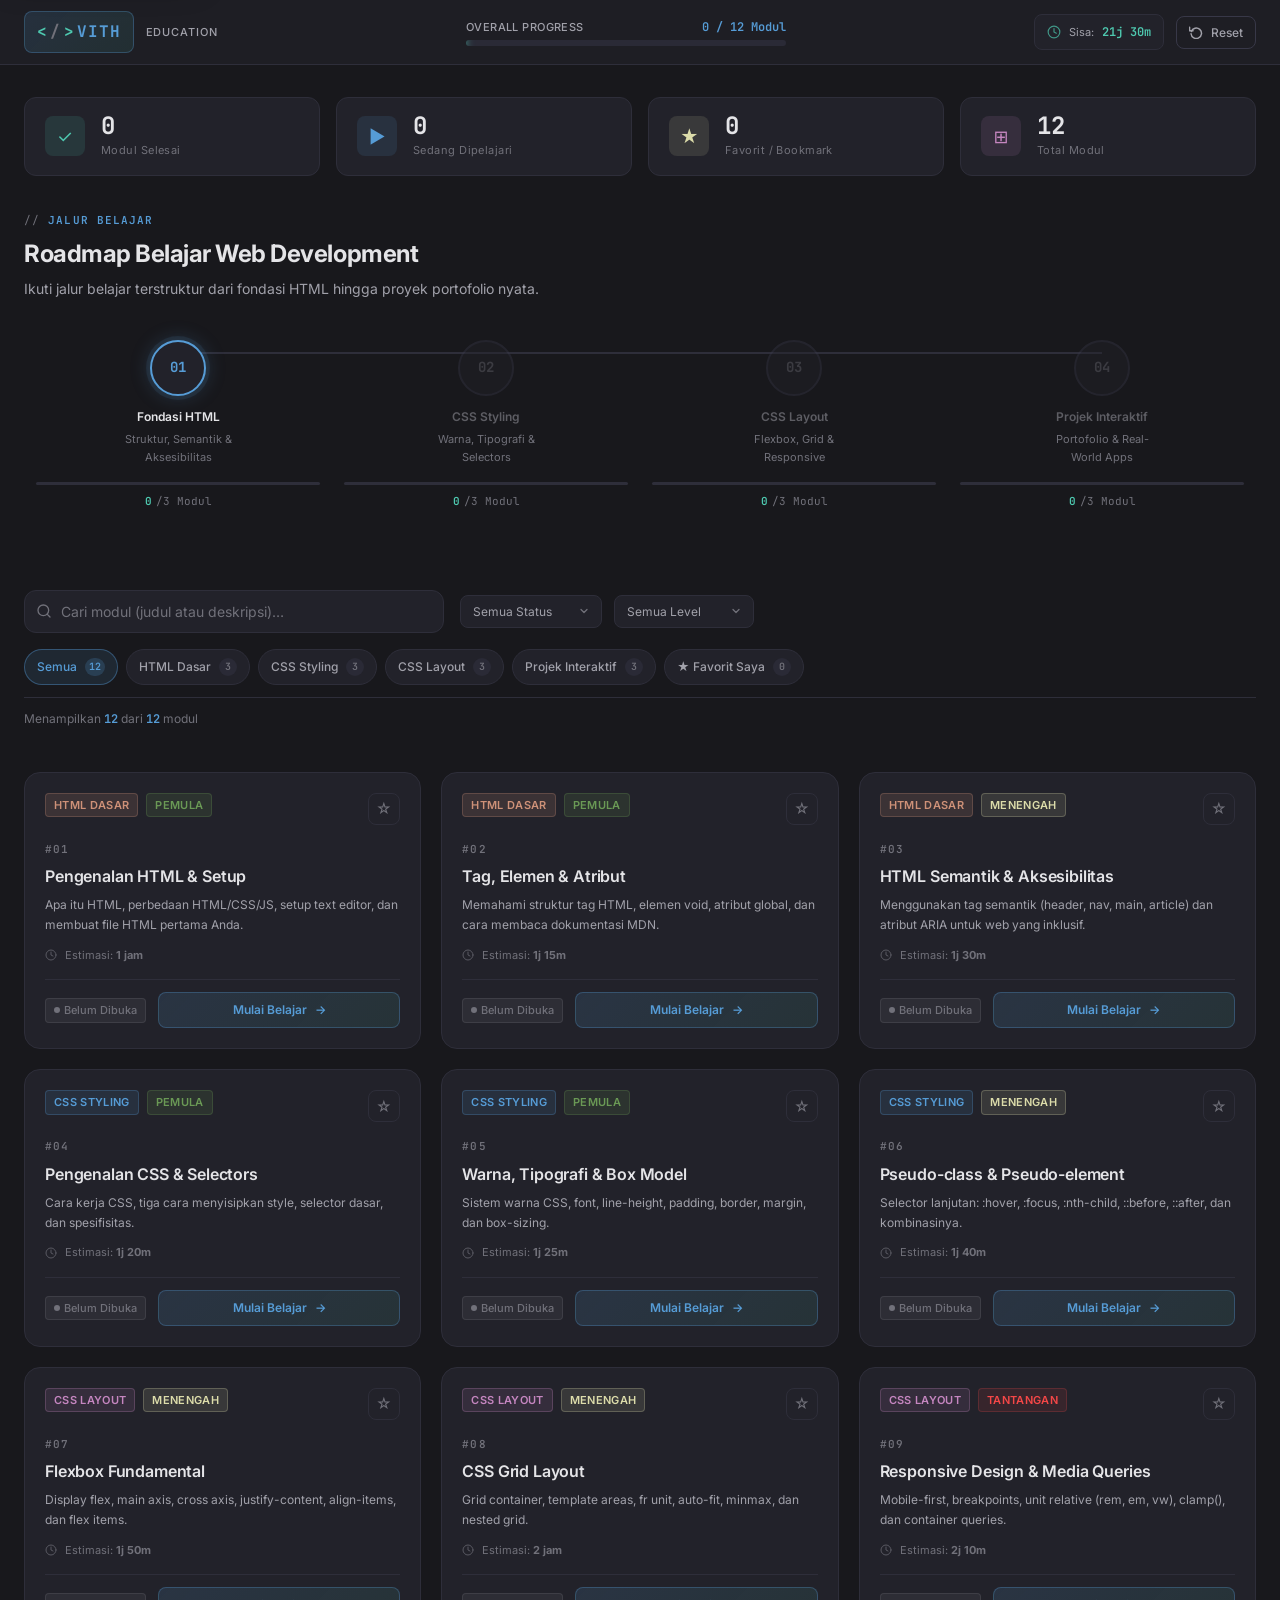
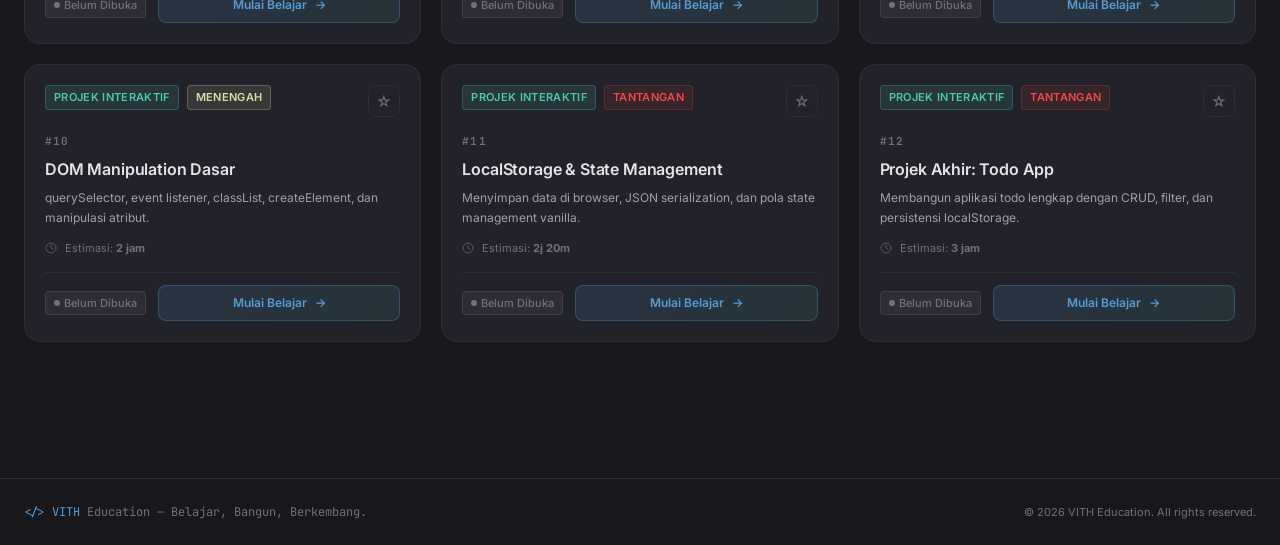
<file: index.html>
<!DOCTYPE html>
<html lang="id" dir="ltr">
<head>
  <meta charset="UTF-8" />
  <meta name="viewport" content="width=device-width, initial-scale=1.0" />
  <meta name="description" content="VITH Education — Platform Belajar Web Development Interaktif untuk Developer Masa Depan" />
  <meta name="theme-color" content="#18181c" />
  <title>VITH Education — Dashboard Belajar</title>

  <!-- Preconnect fonts -->
  <link rel="preconnect" href="https://fonts.googleapis.com" />
  <link rel="preconnect" href="https://fonts.gstatic.com" crossorigin />
  <link rel="stylesheet" href="style.css" />

  <!-- Inline SVG icon helper (no external icon dep) -->
  <style>
    /* Inline icon SVG as inline-SVG class helpers */
    .icon { display:inline-block; vertical-align:middle; }
  </style>
</head>

<body>

<!-- ═══════════════════════════════════════════════
     SKIP TO MAIN (Accessibility)
═══════════════════════════════════════════════ -->
<a href="#main-content" class="skip-link">Loncat ke Konten Utama</a>

<!-- ═══════════════════════════════════════════════
     HEADER
═══════════════════════════════════════════════ -->
<header class="site-header" role="banner">
  <div class="container">
    <div class="header-inner">

      <!-- Brand Logo -->
      <a href="/" class="site-logo" aria-label="VITH Education — Kembali ke halaman utama">
        <div class="logo-badge" aria-hidden="true">
          <span class="logo-angle">&lt;</span>
          <span class="logo-slash">/</span>
          <span class="logo-angle">&gt;</span>
          <span class="logo-name">VITH</span>
        </div>
        <span class="logo-label">Education</span>
      </a>

      <!-- Progress Widget -->
      <div class="header-progress-widget" role="status" aria-live="polite" aria-label="Progress belajar keseluruhan">
        <div class="progress-meta">
          <span class="progress-label">Overall Progress</span>
          <span class="progress-stat" id="progress-stat">0 / 0 Modul</span>
        </div>
        <div class="progress-track" role="progressbar" aria-valuenow="0" aria-valuemin="0" aria-valuemax="100" id="progress-track">
          <div class="progress-fill" id="progress-fill" style="width: 0%"></div>
        </div>
      </div>

      <!-- Header Right Actions -->
      <div class="header-actions">
        <!-- Time Counter -->
        <div class="time-counter" aria-label="Estimasi sisa waktu belajar" title="Estimasi sisa waktu belajar">
          <svg class="time-icon" xmlns="http://www.w3.org/2000/svg" viewBox="0 0 24 24" fill="none" stroke="currentColor" stroke-width="2" stroke-linecap="round" stroke-linejoin="round" aria-hidden="true">
            <circle cx="12" cy="12" r="10"/><polyline points="12 6 12 12 16 14"/>
          </svg>
          <span class="time-label">Sisa:</span>
          <span class="time-value" id="time-remaining">0j 0m</span>
        </div>

        <!-- Reset Button -->
        <button class="btn-reset" id="btn-reset" aria-label="Reset seluruh progress belajar" title="Reset Progress">
          <svg xmlns="http://www.w3.org/2000/svg" width="14" height="14" viewBox="0 0 24 24" fill="none" stroke="currentColor" stroke-width="2.5" stroke-linecap="round" stroke-linejoin="round" aria-hidden="true">
            <polyline points="1 4 1 10 7 10"/><path d="M3.51 15a9 9 0 1 0 .49-3.85"/>
          </svg>
          <span>Reset</span>
        </button>
      </div>

    </div>
  </div>
</header>

<!-- ═══════════════════════════════════════════════
     MAIN
═══════════════════════════════════════════════ -->
<main id="main-content" class="site-main">
  <div class="container">

    <!-- ── STATS BAR ──────────────────────────────── -->
    <section class="stats-bar" aria-label="Ringkasan statistik belajar">
      <div class="stat-card" role="group" aria-labelledby="stat-completed-label">
        <div class="stat-icon-wrapper teal" aria-hidden="true">✓</div>
        <div class="stat-info">
          <div class="stat-value" id="stat-completed">0</div>
          <div class="stat-label" id="stat-completed-label">Modul Selesai</div>
        </div>
      </div>
      <div class="stat-card" role="group" aria-labelledby="stat-inprogress-label">
        <div class="stat-icon-wrapper blue" aria-hidden="true">▶</div>
        <div class="stat-info">
          <div class="stat-value" id="stat-inprogress">0</div>
          <div class="stat-label" id="stat-inprogress-label">Sedang Dipelajari</div>
        </div>
      </div>
      <div class="stat-card" role="group" aria-labelledby="stat-bookmarks-label">
        <div class="stat-icon-wrapper yellow" aria-hidden="true">★</div>
        <div class="stat-info">
          <div class="stat-value" id="stat-bookmarks">0</div>
          <div class="stat-label" id="stat-bookmarks-label">Favorit / Bookmark</div>
        </div>
      </div>
      <div class="stat-card" role="group" aria-labelledby="stat-total-label">
        <div class="stat-icon-wrapper purple" aria-hidden="true">⊞</div>
        <div class="stat-info">
          <div class="stat-value" id="stat-total">0</div>
          <div class="stat-label" id="stat-total-label">Total Modul</div>
        </div>
      </div>
    </section>

    <!-- ── ROADMAP SECTION ────────────────────────── -->
    <section class="roadmap-section" aria-labelledby="roadmap-title">
      <div class="roadmap-header">
        <p class="section-eyebrow" aria-hidden="true">Jalur Belajar</p>
        <h2 class="section-title" id="roadmap-title">Roadmap Belajar Web Development</h2>
        <p class="section-desc">Ikuti jalur belajar terstruktur dari fondasi HTML hingga proyek portofolio nyata.</p>
      </div>

      <div class="roadmap-timeline" role="list" aria-label="Tahapan roadmap belajar">

        <div class="roadmap-stage" role="listitem" id="stage-1" aria-label="Tahap 1: Fondasi HTML">
          <div class="roadmap-dot-wrapper">
            <div class="roadmap-dot" aria-hidden="true">01</div>
          </div>
          <div class="roadmap-stage-label">Fondasi HTML</div>
          <div class="roadmap-stage-desc">Struktur, Semantik & Aksesibilitas</div>
          <div class="roadmap-progress-bar" role="progressbar" aria-label="Progress Tahap 1" aria-valuenow="0" aria-valuemin="0" aria-valuemax="100">
            <div class="roadmap-progress-fill" id="stage-1-fill" style="width:0%"></div>
          </div>
            <div class="roadmap-stage-count">
              <span class="count-done" id="stage-1-done">0</span>
              <span>/<span class="count-total" id="stage-1-total">0</span> Modul</span>
            </div>
        </div>


        <div class="roadmap-stage" role="listitem" id="stage-2" aria-label="Tahap 2: CSS Styling">
          <div class="roadmap-dot-wrapper">
            <div class="roadmap-dot" aria-hidden="true">02</div>
          </div>
          <div class="roadmap-stage-label">CSS Styling</div>
          <div class="roadmap-stage-desc">Warna, Tipografi & Selectors</div>
          <div class="roadmap-progress-bar" role="progressbar" aria-label="Progress Tahap 2" aria-valuenow="0" aria-valuemin="0" aria-valuemax="100">
            <div class="roadmap-progress-fill" id="stage-2-fill" style="width:0%"></div>
          </div>
            <div class="roadmap-stage-count">
              <span class="count-done" id="stage-2-done">0</span>
              <span>/<span class="count-total" id="stage-2-total">0</span> Modul</span>
            </div>
        </div>



        <div class="roadmap-stage" role="listitem" id="stage-3" aria-label="Tahap 3: CSS Layout">
          <div class="roadmap-dot-wrapper">
            <div class="roadmap-dot" aria-hidden="true">03</div>
          </div>
          <div class="roadmap-stage-label">CSS Layout</div>
          <div class="roadmap-stage-desc">Flexbox, Grid & Responsive</div>
          <div class="roadmap-progress-bar" role="progressbar" aria-label="Progress Tahap 3" aria-valuenow="0" aria-valuemin="0" aria-valuemax="100">
            <div class="roadmap-progress-fill" id="stage-3-fill" style="width:0%"></div>
          </div>
          <div class="roadmap-stage-count">
            <span class="count-done" id="stage-3-done">0</span>
            <span>/<span class="count-total" id="stage-3-total">0</span> Modul</span>
          </div>
        </div>

        <div class="roadmap-stage" role="listitem" id="stage-4" aria-label="Tahap 4: Projek Interaktif">
          <div class="roadmap-dot-wrapper">
            <div class="roadmap-dot" aria-hidden="true">04</div>
          </div>
          <div class="roadmap-stage-label">Projek Interaktif</div>
          <div class="roadmap-stage-desc">Portofolio & Real-World Apps</div>
          <div class="roadmap-progress-bar" role="progressbar" aria-label="Progress Tahap 4" aria-valuenow="0" aria-valuemin="0" aria-valuemax="100">
            <div class="roadmap-progress-fill" id="stage-4-fill" style="width:0%"></div>
          </div>
          <div class="roadmap-stage-count">
            <span class="count-done" id="stage-4-done">0</span>
            <span>/<span class="count-total" id="stage-4-total">0</span> Modul</span>
          </div>
        </div>

      </div>
    </section>

    <!-- ── FILTER & SEARCH ────────────────────────── -->
    <section class="filter-section" aria-label="Filter dan pencarian modul">

      <div class="filter-top-row">
        <!-- Search -->
        <div class="search-wrapper" role="search">
          <svg class="search-icon" xmlns="http://www.w3.org/2000/svg" viewBox="0 0 24 24" fill="none" stroke="currentColor" stroke-width="2" stroke-linecap="round" stroke-linejoin="round" aria-hidden="true">
            <circle cx="11" cy="11" r="8"/><line x1="21" y1="21" x2="16.65" y2="16.65"/>
          </svg>
          <input
            type="search"
            id="search-input"
            class="search-input"
            placeholder="Cari modul (judul atau deskripsi)…"
            autocomplete="off"
            aria-label="Cari modul berdasarkan judul atau deskripsi"
          />
          <button class="search-clear" id="search-clear" aria-label="Hapus pencarian">
            <svg xmlns="http://www.w3.org/2000/svg" width="14" height="14" viewBox="0 0 24 24" fill="none" stroke="currentColor" stroke-width="2.5" stroke-linecap="round" stroke-linejoin="round" aria-hidden="true">
              <line x1="18" y1="6" x2="6" y2="18"/><line x1="6" y1="6" x2="18" y2="18"/>
            </svg>
          </button>
        </div>

        <!-- Dropdowns -->
        <div class="filter-dropdowns">
          <div class="filter-select-wrapper">
            <select class="filter-select" id="filter-status" aria-label="Filter berdasarkan status modul">
              <option value="all">Semua Status</option>
              <option value="not_started">Belum Dibuka</option>
              <option value="in_progress">Sedang Dipelajari</option>
              <option value="completed">Selesai</option>
            </select>
            <svg class="filter-select-caret" xmlns="http://www.w3.org/2000/svg" viewBox="0 0 24 24" fill="none" stroke="currentColor" stroke-width="2.5" stroke-linecap="round" stroke-linejoin="round" aria-hidden="true">
              <polyline points="6 9 12 15 18 9"/>
            </svg>
          </div>

          <div class="filter-select-wrapper">
            <select class="filter-select" id="filter-difficulty" aria-label="Filter berdasarkan tingkat kesulitan">
              <option value="all">Semua Level</option>
              <option value="beginner">Pemula</option>
              <option value="intermediate">Menengah</option>
              <option value="challenge">Tantangan</option>
            </select>
            <svg class="filter-select-caret" xmlns="http://www.w3.org/2000/svg" viewBox="0 0 24 24" fill="none" stroke="currentColor" stroke-width="2.5" stroke-linecap="round" stroke-linejoin="round" aria-hidden="true">
              <polyline points="6 9 12 15 18 9"/>
            </svg>
          </div>
        </div>
      </div>

      <!-- Category Tags -->
      <div class="filter-tags" id="filter-tags" role="group" aria-label="Filter berdasarkan kategori">
        <button class="filter-tag active" data-category="all" aria-pressed="true">
          Semua <span class="filter-tag-count" id="count-all">12</span>
        </button>
        <button class="filter-tag" data-category="HTML Dasar" aria-pressed="false">
          HTML Dasar <span class="filter-tag-count" id="count-html">3</span>
        </button>
        <button class="filter-tag" data-category="CSS Styling" aria-pressed="false">
          CSS Styling <span class="filter-tag-count" id="count-css">3</span>
        </button>
        <button class="filter-tag" data-category="CSS Layout" aria-pressed="false">
          CSS Layout <span class="filter-tag-count" id="count-layout">3</span>
        </button>
        <button class="filter-tag" data-category="Projek Interaktif" aria-pressed="false">
          Projek Interaktif <span class="filter-tag-count" id="count-project">3</span>
        </button>
        <button class="filter-tag bookmark-filter" data-category="bookmark" aria-pressed="false">
          ★ Favorit Saya <span class="filter-tag-count" id="count-bookmark">0</span>
        </button>
      </div>

      <!-- Results Info -->
      <div class="results-info" aria-live="polite" aria-atomic="true">
        <p class="results-count" id="results-count">
          Menampilkan <strong id="results-shown">0</strong> dari <strong id="results-total">0</strong> modul
        </p>
      </div>

    </section>

    <!-- ── MODULE GRID ─────────────────────────────── -->
    <section class="modules-section" aria-labelledby="modules-title">
      <div id="module-grid" class="module-grid" role="list" aria-label="Daftar modul pembelajaran">
        <!-- Cards are rendered by JavaScript -->
      </div>
    </section>

  </div><!-- /container -->
</main>

<!-- ═══════════════════════════════════════════════
     FOOTER
═══════════════════════════════════════════════ -->
<footer class="site-footer" role="contentinfo">
  <div class="container">
    <div class="footer-inner">
      <p class="footer-brand"><span>&lt;/&gt; VITH</span> Education — Belajar, Bangun, Berkembang.</p>
      <p class="footer-meta">&copy; 2026 VITH Education. All rights reserved.</p>
    </div>
  </div>
</footer>


<!-- ═══════════════════════════════════════════════
     TOAST CONTAINER
═══════════════════════════════════════════════ -->
<div class="toast-container" id="toast-container" aria-live="polite" aria-relevant="additions" role="status"></div>

<!-- ═══════════════════════════════════════════════
     RESET CONFIRM MODAL
═══════════════════════════════════════════════ -->
<div class="modal-backdrop" id="reset-modal" role="dialog" aria-modal="true" aria-labelledby="modal-title" aria-describedby="modal-desc" aria-hidden="true">
  <div class="modal-box">
    <div class="modal-icon" aria-hidden="true">⚠️</div>
    <h2 class="modal-title" id="modal-title">Reset Semua Progress?</h2>
    <p class="modal-desc" id="modal-desc">
      Seluruh status modul, bookmark, dan data belajar Anda akan direset ke kondisi awal. Tindakan ini tidak dapat dibatalkan.
    </p>
    <div class="modal-actions">
      <button class="btn-modal-cancel" id="modal-cancel" aria-label="Batalkan reset">Batal</button>
      <button class="btn-modal-confirm" id="modal-confirm" aria-label="Konfirmasi reset progress">Ya, Reset Sekarang</button>
    </div>
  </div>
</div>

<!-- ═══════════════════════════════════════════════
     JAVASCRIPT — STATE & LOGIC
═══════════════════════════════════════════════ -->
<script src="script.js"></script>
</body>
</html>
</file>
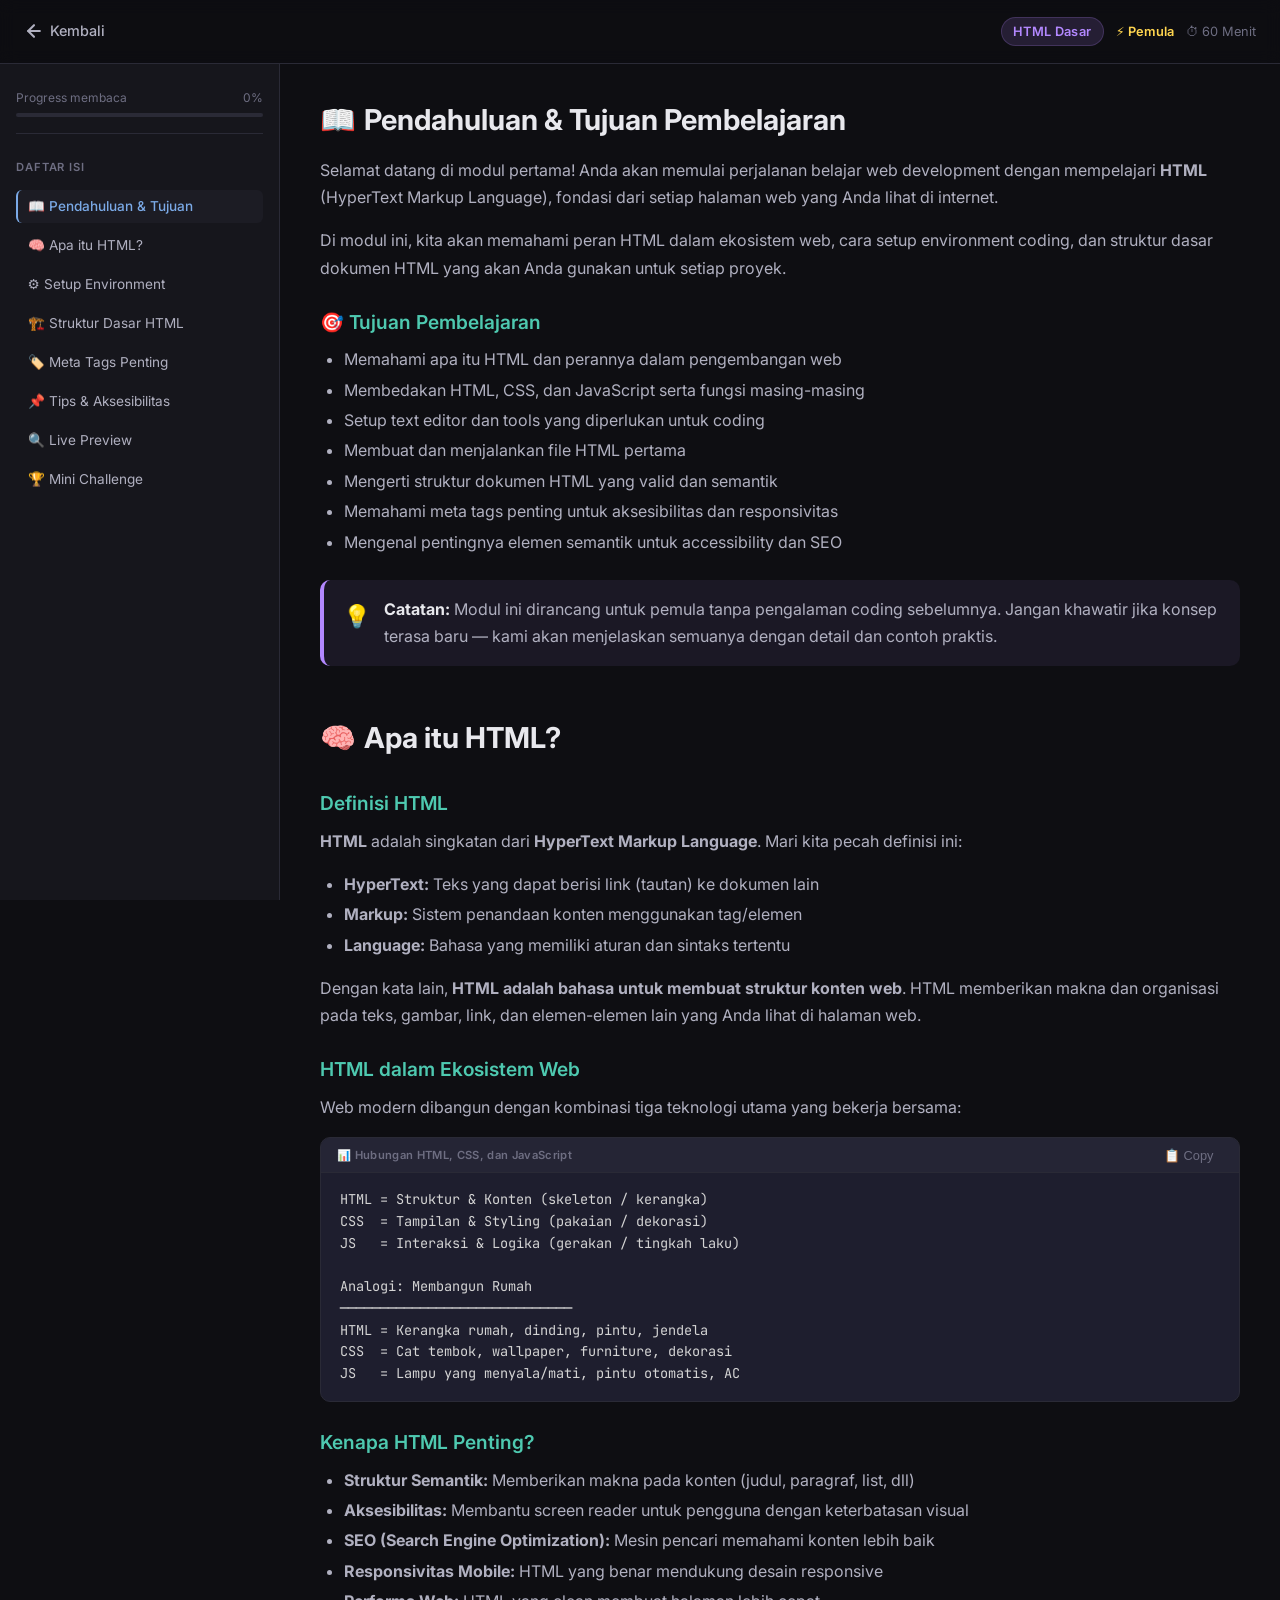
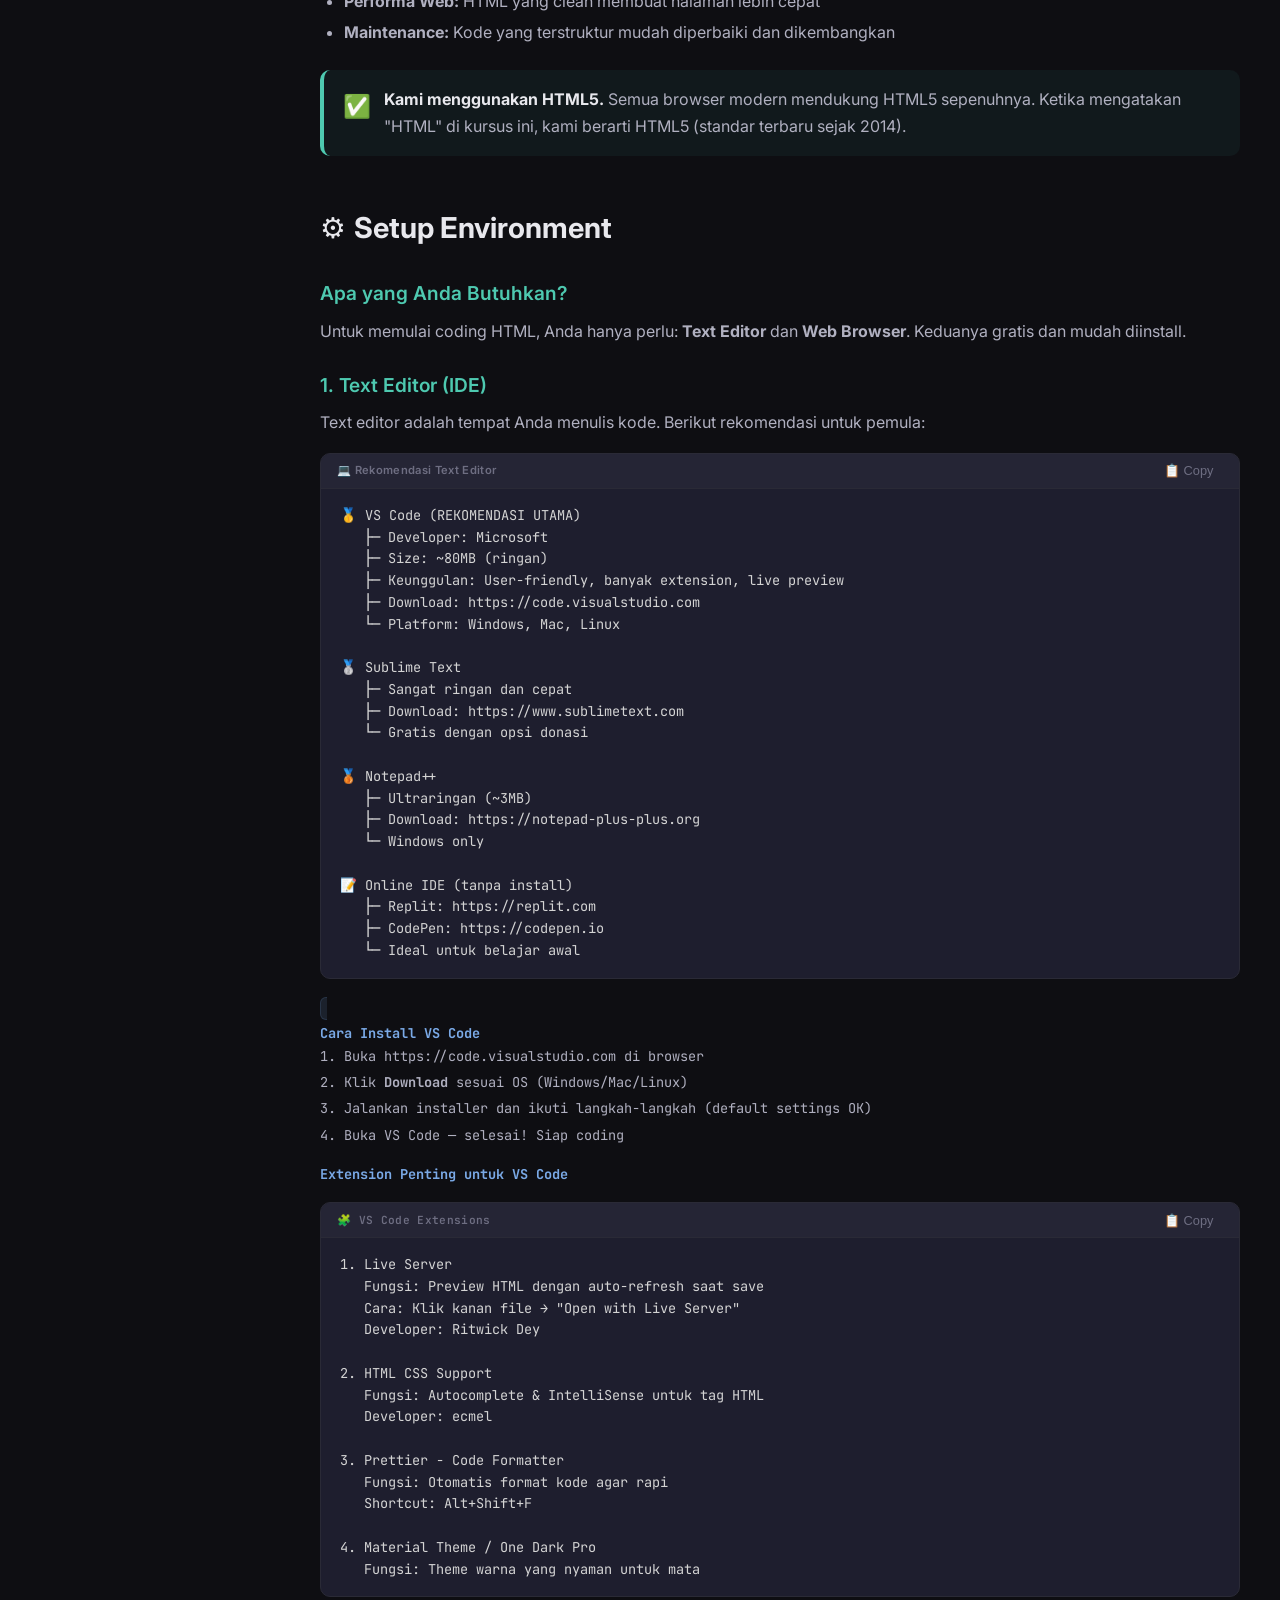
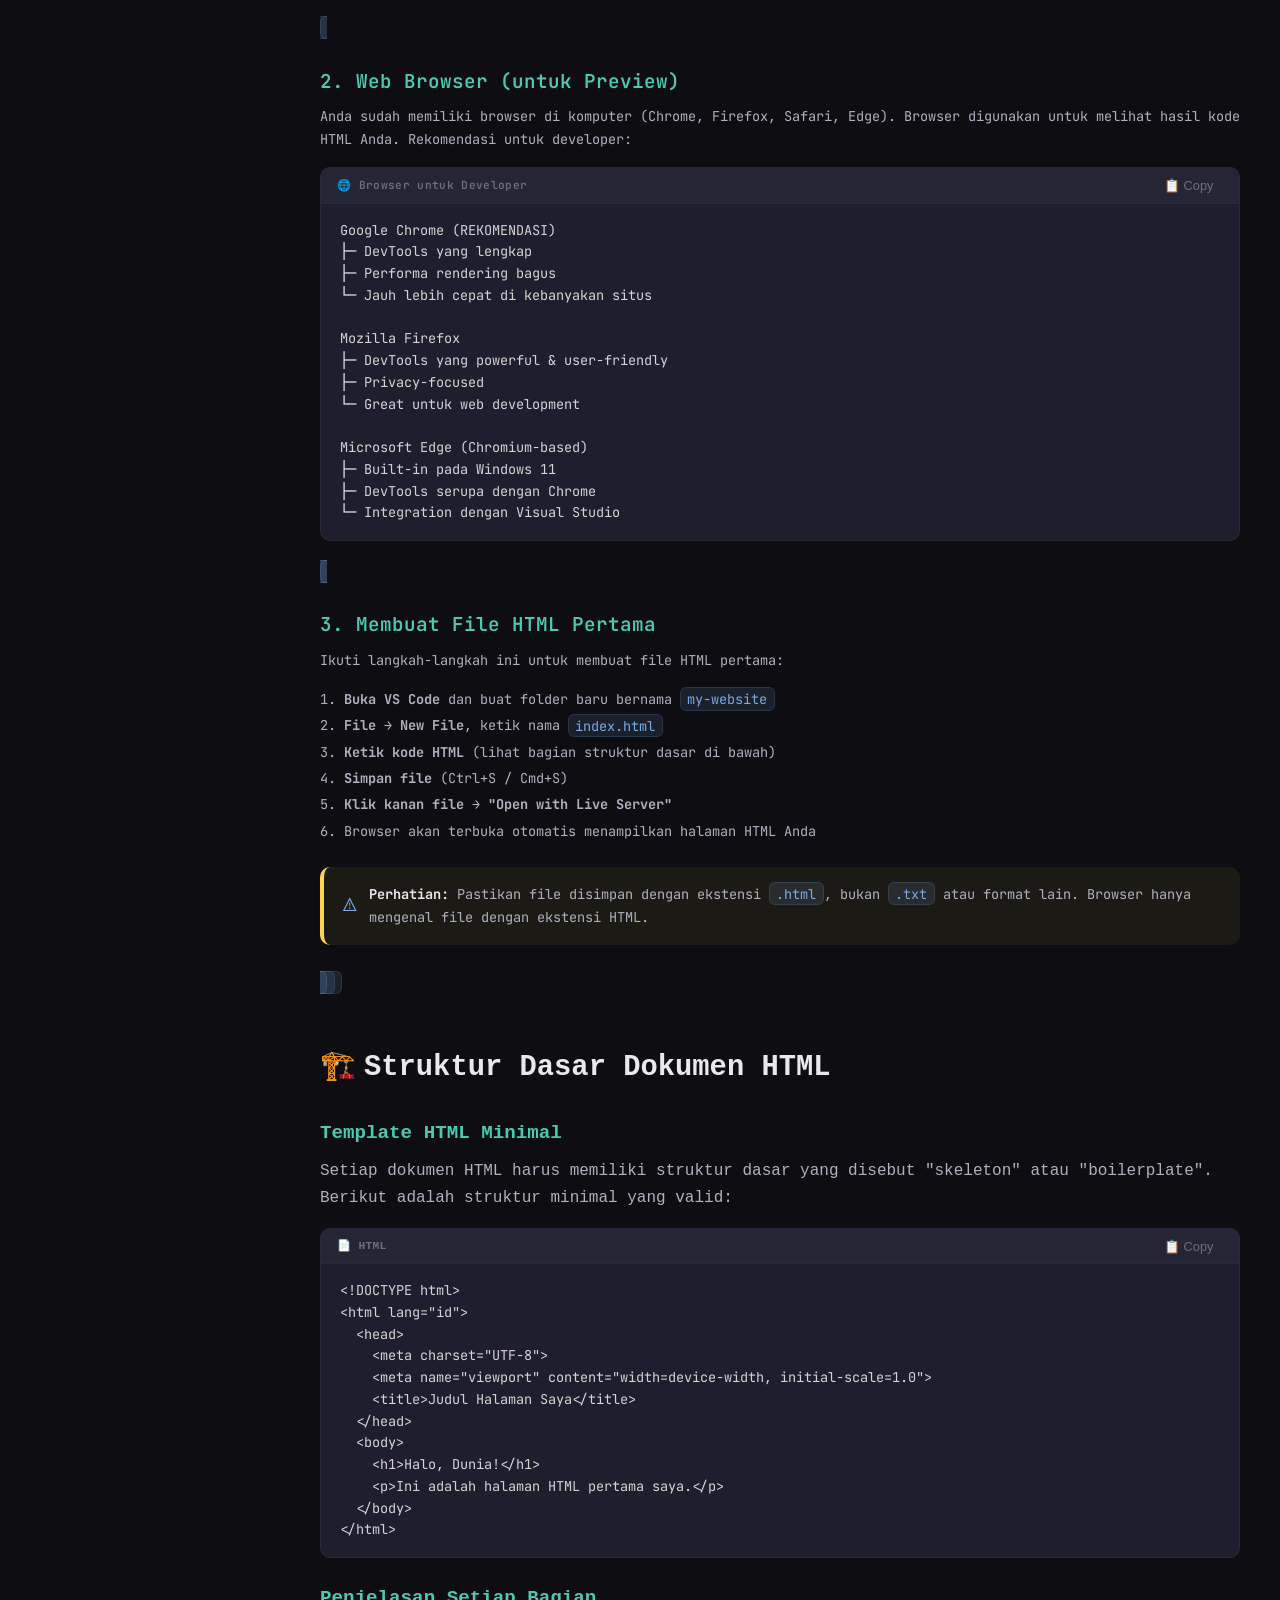
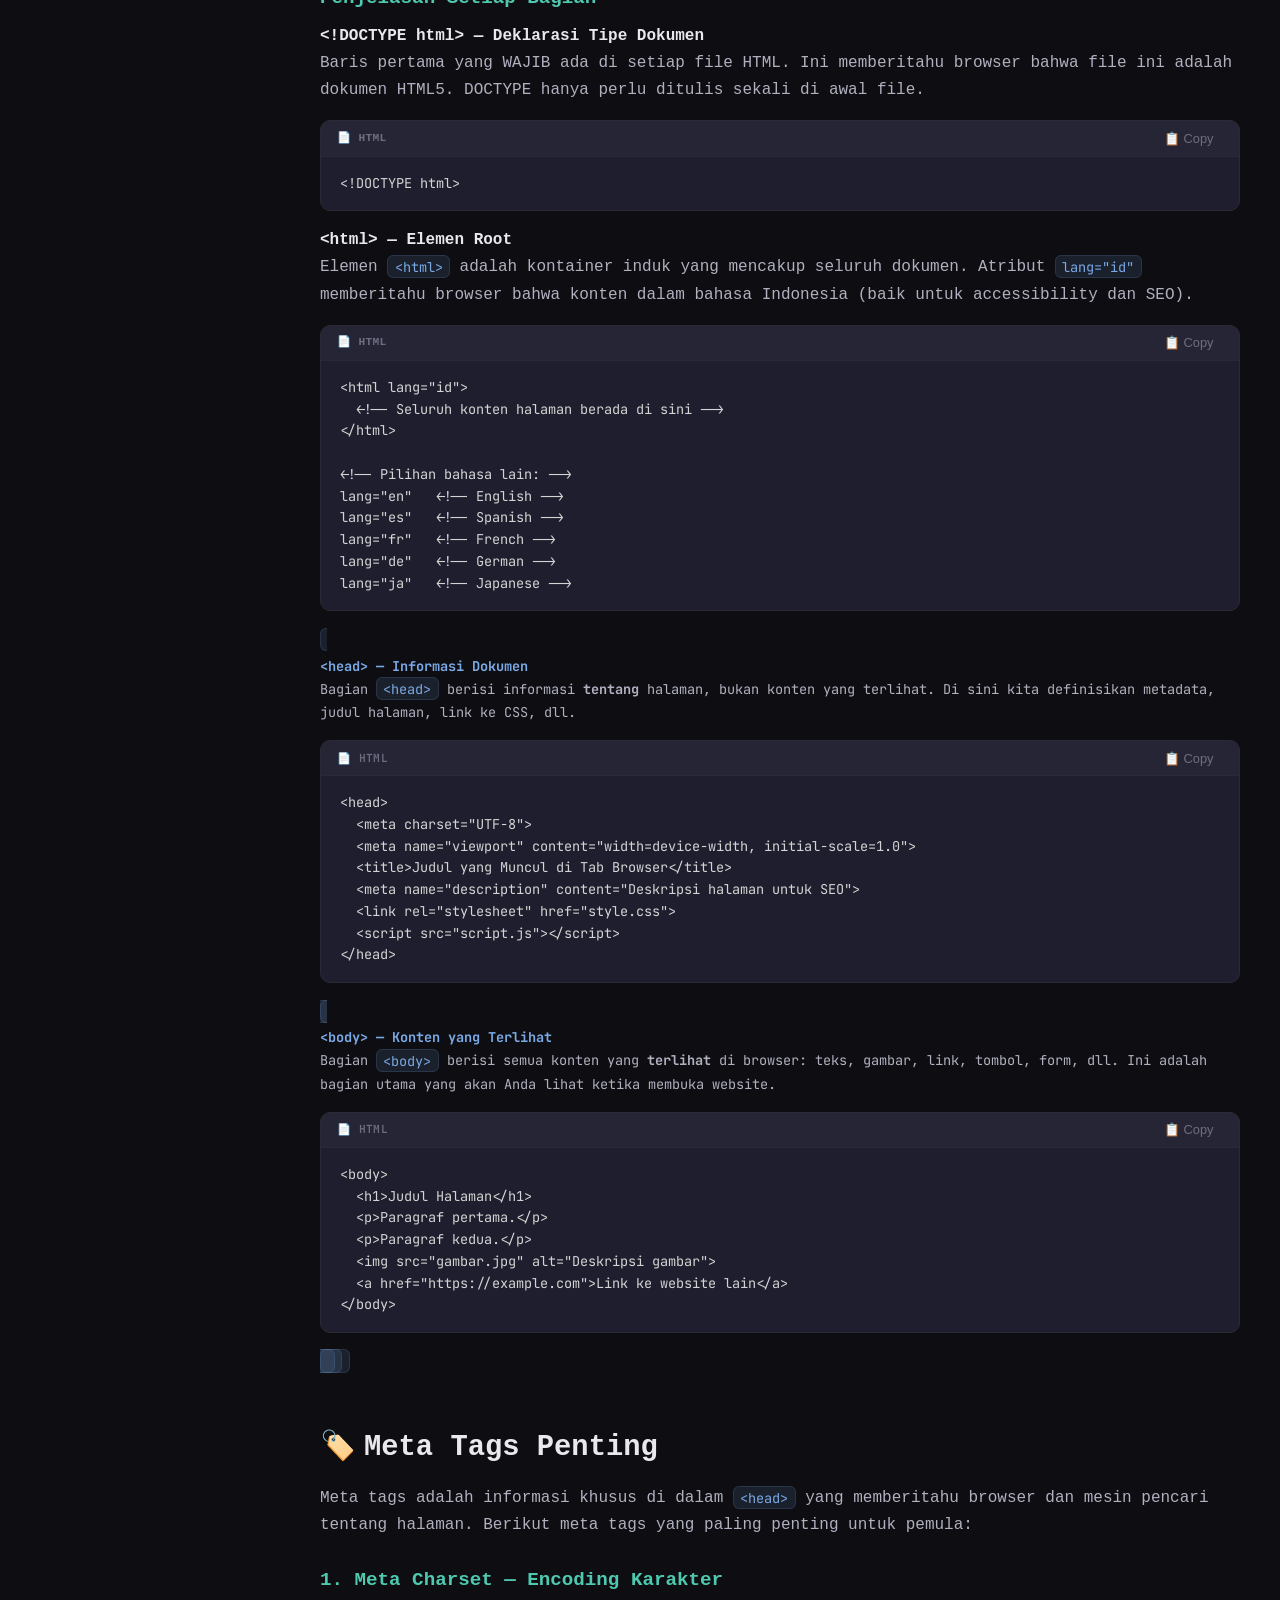
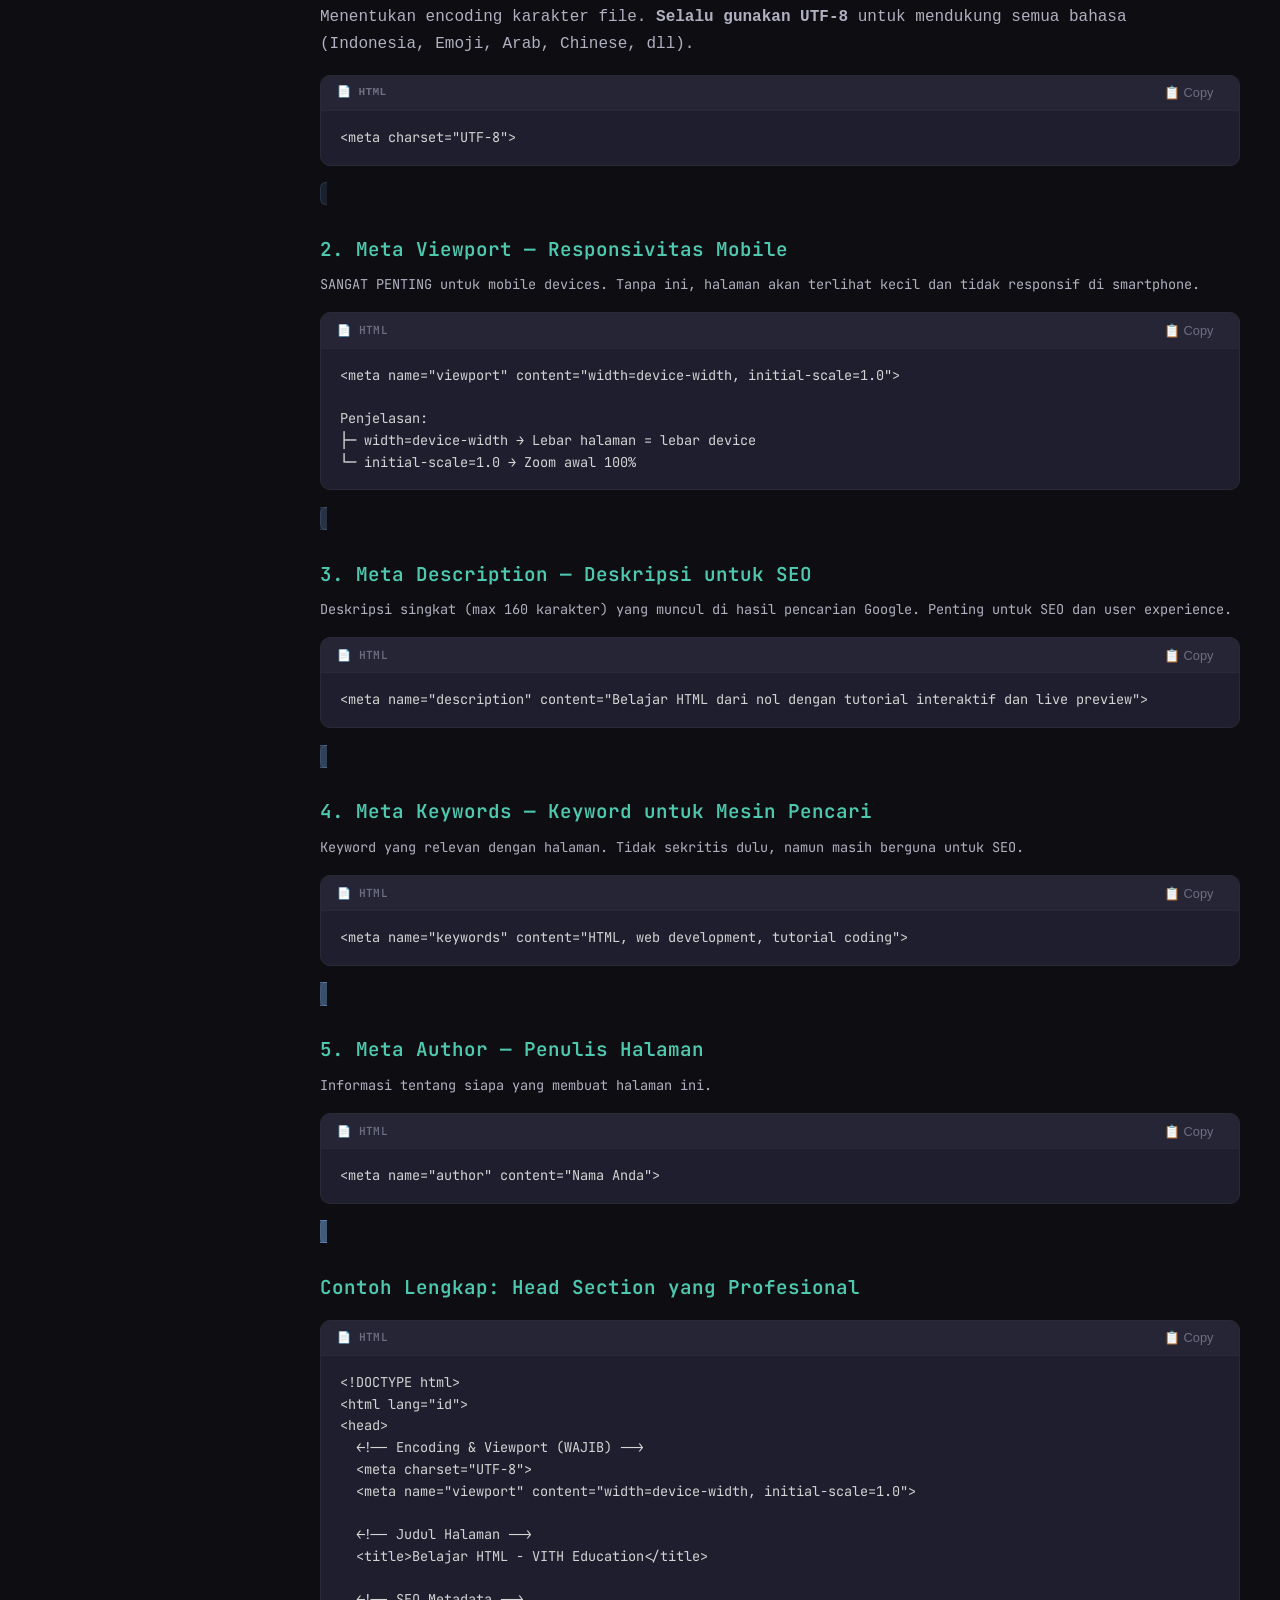
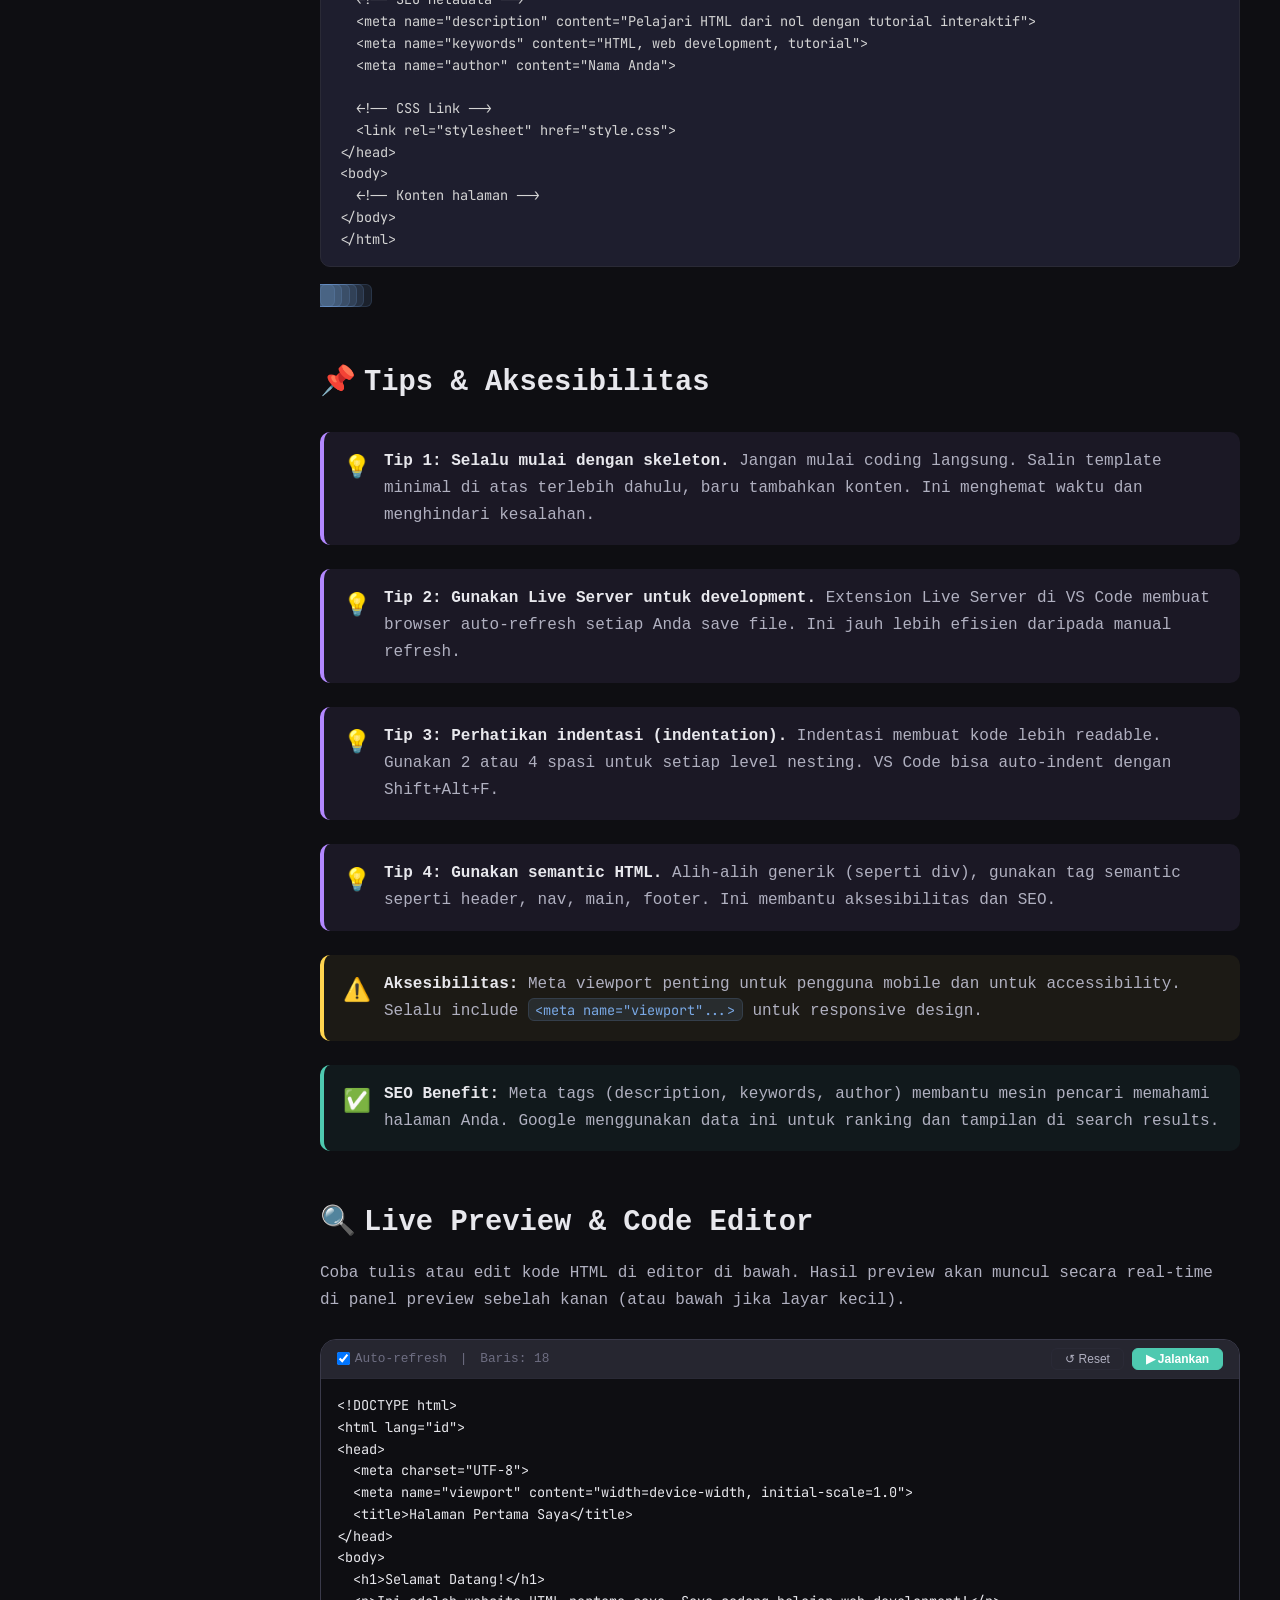
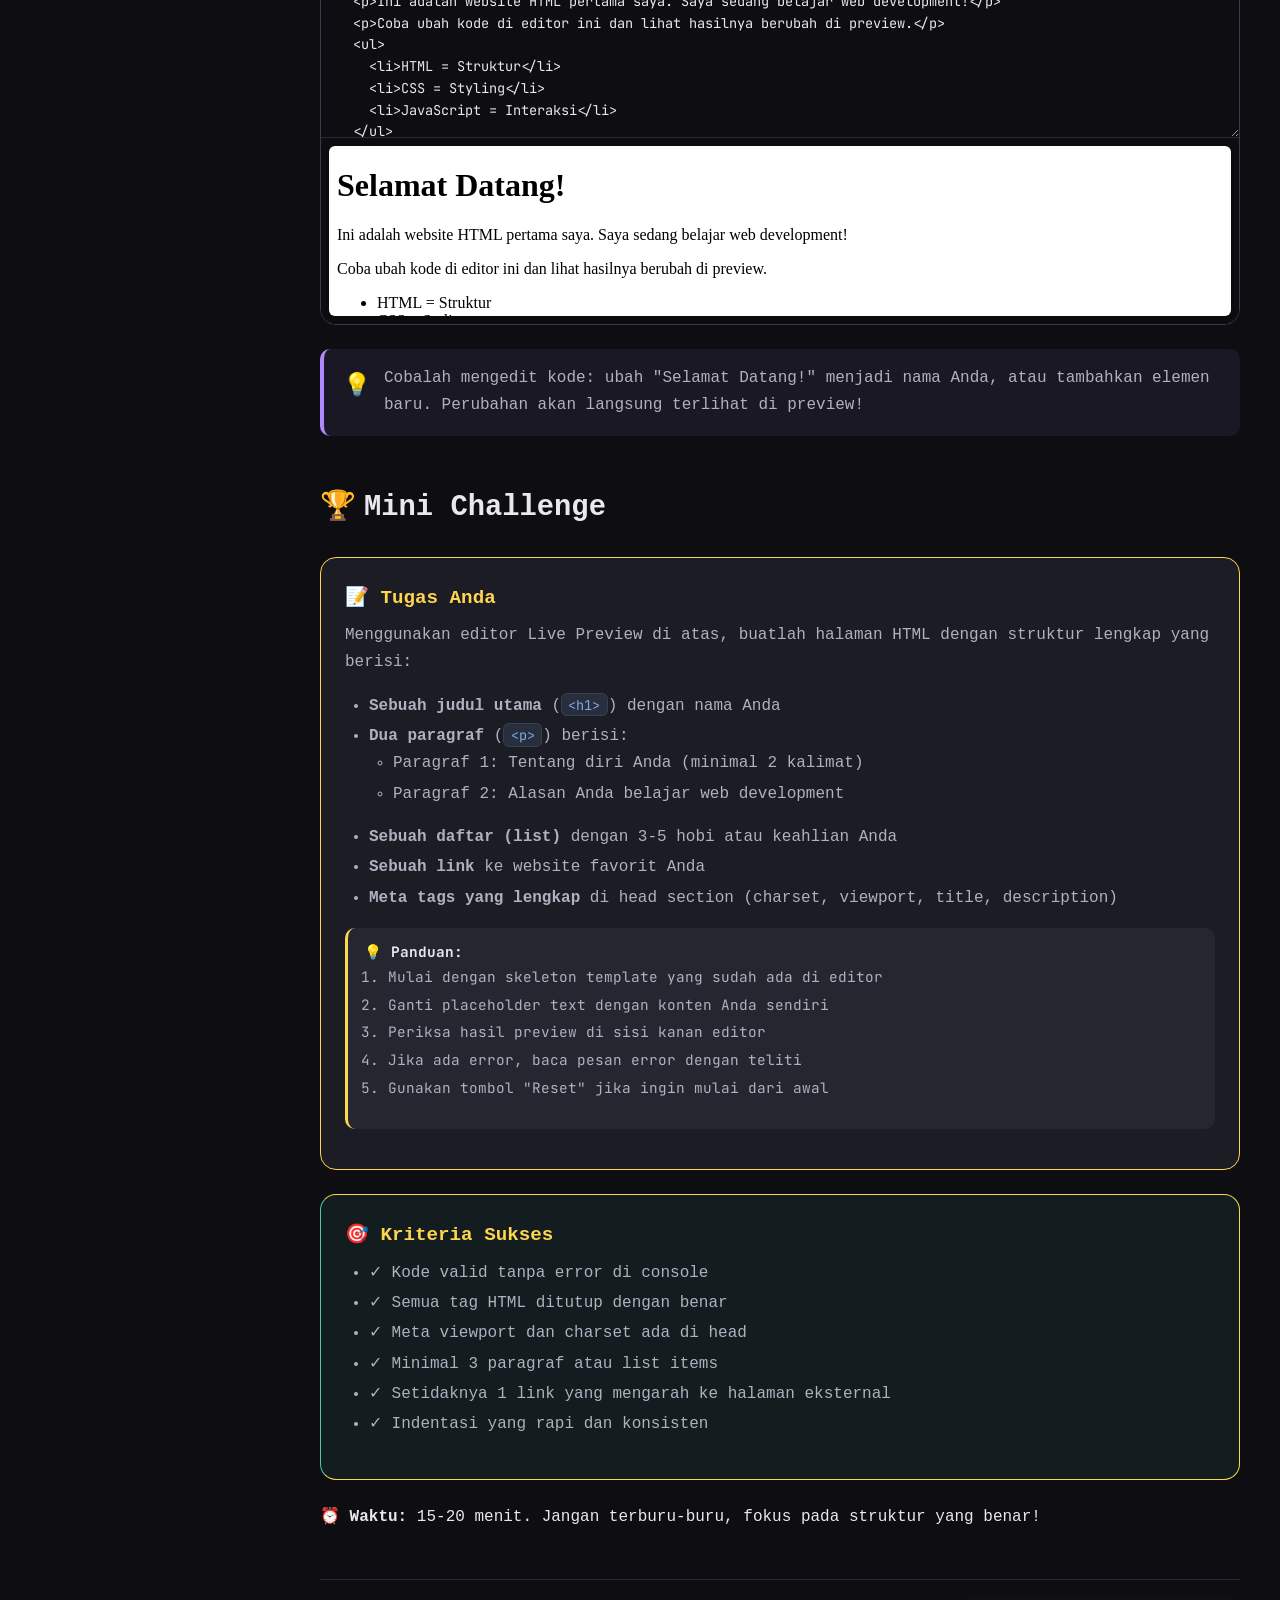
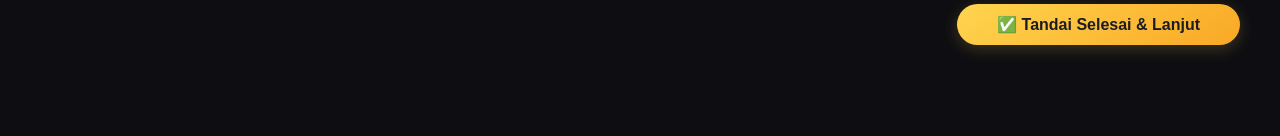
<file: modules/01-pengenalan-html/index.html>
<!DOCTYPE html>
<html lang="id" dir="ltr">
<head>
  <meta charset="UTF-8" />
  <meta name="viewport" content="width=device-width, initial-scale=1.0" />
  <meta name="description" content="Modul 1: Pengenalan HTML & Setup Environment — VITH Education" />
  <title>Modul 01 · Pengenalan HTML & Setup · VITH Education</title>

  <link rel="preconnect" href="https://fonts.googleapis.com" />
  <link rel="preconnect" href="https://fonts.gstatic.com" crossorigin />
  <link href="https://fonts.googleapis.com/css2?family=Inter:wght@300;400;500;600;700;800&family=JetBrains+Mono:wght@400;500;600;700&display=swap" rel="stylesheet" />
  <link rel="stylesheet" href="style.css">
  <script src="../module-tracker.js" defer></script>
</head>

<body data-module-id="mod-01">

  <!-- ============================================================
       TOP NAVIGATION (fixed)
       ============================================================ -->
  <header class="top-nav" role="banner">
    <button class="sidebar-toggle" id="sidebarToggle" aria-label="Toggle sidebar" aria-expanded="false">☰</button>
    <a href="../../index.html" class="back-btn">
      <svg xmlns="http://www.w3.org/2000/svg" viewBox="0 0 24 24" fill="none" stroke="currentColor" stroke-width="2.5" stroke-linecap="round" stroke-linejoin="round">
        <line x1="19" y1="12" x2="5" y2="12"/><polyline points="12 19 5 12 12 5"/>
      </svg>
      <span>Kembali</span>
    </a>
    <div class="nav-info">
      <span class="badge">HTML Dasar</span>
      <span class="difficulty">⚡ Pemula</span>
      <span class="time">⏱ <span>60 Menit</span></span>
    </div>
  </header>

  <!-- ============================================================
       LAYOUT UTAMA (split view)
       ============================================================ -->
  <div class="module-layout">

    <!-- ─── SIDEBAR KIRI ─── -->
    <aside class="sidebar" id="sidebar" role="navigation" aria-label="Daftar isi modul">
      <div class="progress-section">
        <div class="label">
          <span>Progress membaca</span>
          <span id="progressText">0%</span>
        </div>
        <div class="progress-bar" role="progressbar" aria-valuenow="0" aria-valuemin="0" aria-valuemax="100">
          <div class="fill" id="progressFill" style="width:0%;"></div>
        </div>
      </div>

      <div>
        <div class="toc-title">Daftar Isi</div>
        <ul class="toc-list" id="tocList">
          <li><a href="#pendahuluan" data-target="pendahuluan">📖 Pendahuluan & Tujuan</a></li>
          <li><a href="#apa-itu-html" data-target="apa-itu-html">🧠 Apa itu HTML?</a></li>
          <li><a href="#setup" data-target="setup">⚙️ Setup Environment</a></li>
          <li><a href="#struktur-dasar" data-target="struktur-dasar">🏗️ Struktur Dasar HTML</a></li>
          <li><a href="#meta-tags" data-target="meta-tags">🏷️ Meta Tags Penting</a></li>
          <li><a href="#tips" data-target="tips">📌 Tips & Aksesibilitas</a></li>
          <li><a href="#livepreview" data-target="livepreview">🔍 Live Preview</a></li>
          <li><a href="#challenge" data-target="challenge">🏆 Mini Challenge</a></li>
        </ul>
      </div>
    </aside>

    <!-- ─── MAIN CONTENT ─── -->
    <main class="main-content" id="mainContent">

      <!-- ========== 1. PENDAHULUAN & TUJUAN ========== -->
      <section class="section-block" id="pendahuluan">
        <h2><span class="emoji">📖</span> Pendahuluan &amp; Tujuan Pembelajaran</h2>
        <p>
          Selamat datang di modul pertama! Anda akan memulai perjalanan belajar web development dengan 
          mempelajari <strong>HTML</strong> (HyperText Markup Language), fondasi dari setiap halaman web 
          yang Anda lihat di internet.
        </p>
        <p>
          Di modul ini, kita akan memahami peran HTML dalam ekosistem web, cara setup environment coding, 
          dan struktur dasar dokumen HTML yang akan Anda gunakan untuk setiap proyek.
        </p>

        <h3>🎯 Tujuan Pembelajaran</h3>
        <ul>
          <li>Memahami apa itu HTML dan perannya dalam pengembangan web</li>
          <li>Membedakan HTML, CSS, dan JavaScript serta fungsi masing-masing</li>
          <li>Setup text editor dan tools yang diperlukan untuk coding</li>
          <li>Membuat dan menjalankan file HTML pertama</li>
          <li>Mengerti struktur dokumen HTML yang valid dan semantik</li>
          <li>Memahami meta tags penting untuk aksesibilitas dan responsivitas</li>
          <li>Mengenal pentingnya elemen semantik untuk accessibility dan SEO</li>
        </ul>

        <div class="callout">
          <span class="icon">💡</span>
          <div class="content">
            <strong>Catatan:</strong> Modul ini dirancang untuk pemula tanpa pengalaman coding sebelumnya. 
            Jangan khawatir jika konsep terasa baru — kami akan menjelaskan semuanya dengan detail dan contoh praktis.
          </div>
        </div>
      </section>

      <!-- ========== 2. APA ITU HTML ========== -->
      <section class="section-block" id="apa-itu-html">
        <h2><span class="emoji">🧠</span> Apa itu HTML?</h2>

        <h3>Definisi HTML</h3>
        <p>
          <strong>HTML</strong> adalah singkatan dari <strong>HyperText Markup Language</strong>. Mari kita 
          pecah definisi ini:
        </p>
        <ul>
          <li><strong>HyperText:</strong> Teks yang dapat berisi link (tautan) ke dokumen lain</li>
          <li><strong>Markup:</strong> Sistem penandaan konten menggunakan tag/elemen</li>
          <li><strong>Language:</strong> Bahasa yang memiliki aturan dan sintaks tertentu</li>
        </ul>

        <p>
          Dengan kata lain, <strong>HTML adalah bahasa untuk membuat struktur konten web</strong>. HTML 
          memberikan makna dan organisasi pada teks, gambar, link, dan elemen-elemen lain yang Anda lihat 
          di halaman web.
        </p>

        <h3>HTML dalam Ekosistem Web</h3>
        <p>Web modern dibangun dengan kombinasi tiga teknologi utama yang bekerja bersama:</p>

        <div class="code-block">
          <div class="code-header">
            <span>📊 Hubungan HTML, CSS, dan JavaScript</span>
            <button class="copy-btn">📋 Copy</button>
          </div>
          <pre><code>HTML = Struktur & Konten (skeleton / kerangka)
CSS  = Tampilan & Styling (pakaian / dekorasi)
JS   = Interaksi & Logika (gerakan / tingkah laku)

Analogi: Membangun Rumah
─────────────────────────────
HTML = Kerangka rumah, dinding, pintu, jendela
CSS  = Cat tembok, wallpaper, furniture, dekorasi
JS   = Lampu yang menyala/mati, pintu otomatis, AC</code></pre>
        </div>

        <h3>Kenapa HTML Penting?</h3>
        <ul>
          <li><strong>Struktur Semantik:</strong> Memberikan makna pada konten (judul, paragraf, list, dll)</li>
          <li><strong>Aksesibilitas:</strong> Membantu screen reader untuk pengguna dengan keterbatasan visual</li>
          <li><strong>SEO (Search Engine Optimization):</strong> Mesin pencari memahami konten lebih baik</li>
          <li><strong>Responsivitas Mobile:</strong> HTML yang benar mendukung desain responsive</li>
          <li><strong>Performa Web:</strong> HTML yang clean membuat halaman lebih cepat</li>
          <li><strong>Maintenance:</strong> Kode yang terstruktur mudah diperbaiki dan dikembangkan</li>
        </ul>

        <div class="callout" style="border-left-color: var(--accent-secondary); background: rgba(78, 201, 176, 0.06);">
          <span class="icon">✅</span>
          <div class="content">
            <strong>Kami menggunakan HTML5.</strong> Semua browser modern mendukung HTML5 sepenuhnya. 
            Ketika mengatakan "HTML" di kursus ini, kami berarti HTML5 (standar terbaru sejak 2014).
          </div>
        </div>
      </section>

      <!-- ========== 3. SETUP ENVIRONMENT ========== -->
      <section class="section-block" id="setup">
        <h2><span class="emoji">⚙️</span> Setup Environment</h2>

        <h3>Apa yang Anda Butuhkan?</h3>
        <p>
          Untuk memulai coding HTML, Anda hanya perlu: <strong>Text Editor</strong> dan <strong>Web Browser</strong>. 
          Keduanya gratis dan mudah diinstall.
        </p>

        <h3>1. Text Editor (IDE)</h3>
        <p>Text editor adalah tempat Anda menulis kode. Berikut rekomendasi untuk pemula:</p>

        <div class="code-block">
          <div class="code-header">
            <span>💻 Rekomendasi Text Editor</span>
            <button class="copy-btn">📋 Copy</button>
          </div>
          <pre><code>🥇 VS Code (REKOMENDASI UTAMA)
   ├─ Developer: Microsoft
   ├─ Size: ~80MB (ringan)
   ├─ Keunggulan: User-friendly, banyak extension, live preview
   ├─ Download: https://code.visualstudio.com
   └─ Platform: Windows, Mac, Linux

🥈 Sublime Text
   ├─ Sangat ringan dan cepat
   ├─ Download: https://www.sublimetext.com
   └─ Gratis dengan opsi donasi

🥉 Notepad++
   ├─ Ultraringan (~3MB)
   ├─ Download: https://notepad-plus-plus.org
   └─ Windows only

📝 Online IDE (tanpa install)
   ├─ Replit: https://replit.com
   ├─ CodePen: https://codepen.io
   └─ Ideal untuk belajar awal        </div>

        <h4>Cara Install VS Code</h4>
        <ol>
          <li>Buka https://code.visualstudio.com di browser</li>
          <li>Klik <strong>Download</strong> sesuai OS (Windows/Mac/Linux)</li>
          <li>Jalankan installer dan ikuti langkah-langkah (default settings OK)</li>
          <li>Buka VS Code — selesai! Siap coding</li>
        </ol>

        <h4>Extension Penting untuk VS Code</h4>
        <div class="code-block">
          <div class="code-header">
            <span>🧩 VS Code Extensions</span>
            <button class="copy-btn">📋 Copy</button>
          </div>
          <pre><code>1. Live Server
   Fungsi: Preview HTML dengan auto-refresh saat save
   Cara: Klik kanan file → "Open with Live Server"
   Developer: Ritwick Dey

2. HTML CSS Support
   Fungsi: Autocomplete & IntelliSense untuk tag HTML
   Developer: ecmel

3. Prettier - Code Formatter
   Fungsi: Otomatis format kode agar rapi
   Shortcut: Alt+Shift+F

4. Material Theme / One Dark Pro
   Fungsi: Theme warna yang nyaman untuk mata        </div>

        <h3>2. Web Browser (untuk Preview)</h3>
        <p>
          Anda sudah memiliki browser di komputer (Chrome, Firefox, Safari, Edge). Browser digunakan untuk 
          melihat hasil kode HTML Anda. Rekomendasi untuk developer:
        </p>

        <div class="code-block">
          <div class="code-header">
            <span>🌐 Browser untuk Developer</span>
            <button class="copy-btn">📋 Copy</button>
          </div>
          <pre><code>Google Chrome (REKOMENDASI)
├─ DevTools yang lengkap
├─ Performa rendering bagus
└─ Jauh lebih cepat di kebanyakan situs

Mozilla Firefox
├─ DevTools yang powerful & user-friendly
├─ Privacy-focused
└─ Great untuk web development

Microsoft Edge (Chromium-based)
├─ Built-in pada Windows 11
├─ DevTools serupa dengan Chrome
└─ Integration dengan Visual Studio        </div>

        <h3>3. Membuat File HTML Pertama</h3>
        <p>Ikuti langkah-langkah ini untuk membuat file HTML pertama:</p>

        <ol>
          <li><strong>Buka VS Code</strong> dan buat folder baru bernama <code>my-website</code></li>
          <li><strong>File → New File</strong>, ketik nama <code>index.html</code></li>
          <li><strong>Ketik kode HTML</strong> (lihat bagian struktur dasar di bawah)</li>
          <li><strong>Simpan file</strong> (Ctrl+S / Cmd+S)</li>
          <li><strong>Klik kanan file → "Open with Live Server"</strong></li>
          <li>Browser akan terbuka otomatis menampilkan halaman HTML Anda</li>
        </ol>

        <div class="callout" style="border-left-color: var(--accent-gold); background: rgba(255, 213, 79, 0.06);">
          <span class="icon">⚠️</span>
          <div class="content">
            <strong>Perhatian:</strong> Pastikan file disimpan dengan ekstensi <code>.html</code>, 
            bukan <code>.txt</code> atau format lain. Browser hanya mengenal file dengan ekstensi HTML.
          </div>
        </div>
      </section>

      <!-- ========== 4. STRUKTUR DASAR HTML ========== -->
      <section class="section-block" id="struktur-dasar">
        <h2><span class="emoji">🏗️</span> Struktur Dasar Dokumen HTML</h2>

        <h3>Template HTML Minimal</h3>
        <p>
          Setiap dokumen HTML harus memiliki struktur dasar yang disebut "skeleton" atau "boilerplate". 
          Berikut adalah struktur minimal yang valid:
        </p>

        <div class="code-block">
          <div class="code-header">
            <span>📄 HTML</span>
            <button class="copy-btn">📋 Copy</button>
          </div>
          <pre><code>&lt;!DOCTYPE html&gt;
&lt;html lang="id"&gt;
  &lt;head&gt;
    &lt;meta charset="UTF-8"&gt;
    &lt;meta name="viewport" content="width=device-width, initial-scale=1.0"&gt;
    &lt;title&gt;Judul Halaman Saya&lt;/title&gt;
  &lt;/head&gt;
  &lt;body&gt;
    &lt;h1&gt;Halo, Dunia!&lt;/h1&gt;
    &lt;p&gt;Ini adalah halaman HTML pertama saya.&lt;/p&gt;
  &lt;/body&gt;
&lt;/html&gt;</code></pre>
        </div>

        <h3>Penjelasan Setiap Bagian</h3>

        <h4>&lt;!DOCTYPE html&gt; — Deklarasi Tipe Dokumen</h4>
        <p>
          Baris pertama yang WAJIB ada di setiap file HTML. Ini memberitahu browser bahwa file ini adalah 
          dokumen HTML5. DOCTYPE hanya perlu ditulis sekali di awal file.
        </p>
        <div class="code-block">
          <div class="code-header">
            <span>📄 HTML</span>
            <button class="copy-btn">📋 Copy</button>
          </div>
          <pre><code>&lt;!DOCTYPE html&gt;</code></pre>
        </div>

        <h4>&lt;html&gt; — Elemen Root</h4>
        <p>
          Elemen <code>&lt;html&gt;</code> adalah kontainer induk yang mencakup seluruh dokumen. Atribut 
          <code>lang="id"</code> memberitahu browser bahwa konten dalam bahasa Indonesia (baik untuk accessibility dan SEO).
        </p>
        <div class="code-block">
          <div class="code-header">
            <span>📄 HTML</span>
            <button class="copy-btn">📋 Copy</button>
          </div>
          <pre><code>&lt;html lang="id"&gt;
  &lt;!-- Seluruh konten halaman berada di sini --&gt;
&lt;/html&gt;

&lt;!-- Pilihan bahasa lain: --&gt;
lang="en"   &lt;!-- English --&gt;
lang="es"   &lt;!-- Spanish --&gt;
lang="fr"   &lt;!-- French --&gt;
lang="de"   &lt;!-- German --&gt;
lang="ja"   &lt;!-- Japanese --&gt;        </div>

        <h4>&lt;head&gt; — Informasi Dokumen</h4>
        <p>
          Bagian <code>&lt;head&gt;</code> berisi informasi <strong>tentang</strong> halaman, bukan konten 
          yang terlihat. Di sini kita definisikan metadata, judul halaman, link ke CSS, dll.
        </p>
        <div class="code-block">
          <div class="code-header">
            <span>📄 HTML</span>
            <button class="copy-btn">📋 Copy</button>
          </div>
          <pre><code>&lt;head&gt;
  &lt;meta charset="UTF-8"&gt;
  &lt;meta name="viewport" content="width=device-width, initial-scale=1.0"&gt;
  &lt;title&gt;Judul yang Muncul di Tab Browser&lt;/title&gt;
  &lt;meta name="description" content="Deskripsi halaman untuk SEO"&gt;
  &lt;link rel="stylesheet" href="style.css"&gt;
  &lt;script src="script.js"&gt;&lt;/script&gt;
&lt;/head&gt;        </div>

        <h4>&lt;body&gt; — Konten yang Terlihat</h4>
        <p>
          Bagian <code>&lt;body&gt;</code> berisi semua konten yang <strong>terlihat</strong> di browser: 
          teks, gambar, link, tombol, form, dll. Ini adalah bagian utama yang akan Anda lihat ketika membuka website.
        </p>
        <div class="code-block">
          <div class="code-header">
            <span>📄 HTML</span>
            <button class="copy-btn">📋 Copy</button>
          </div>
          <pre><code>&lt;body&gt;
  &lt;h1&gt;Judul Halaman&lt;/h1&gt;
  &lt;p&gt;Paragraf pertama.&lt;/p&gt;
  &lt;p&gt;Paragraf kedua.&lt;/p&gt;
  &lt;img src="gambar.jpg" alt="Deskripsi gambar"&gt;
  &lt;a href="https://example.com"&gt;Link ke website lain&lt;/a&gt;
&lt;/body&gt;        </div>
      </section>

      <!-- ========== 5. META TAGS PENTING ========== -->
      <section class="section-block" id="meta-tags">
        <h2><span class="emoji">🏷️</span> Meta Tags Penting</h2>

        <p>
          Meta tags adalah informasi khusus di dalam <code>&lt;head&gt;</code> yang memberitahu browser 
          dan mesin pencari tentang halaman. Berikut meta tags yang paling penting untuk pemula:
        </p>

        <h3>1. Meta Charset — Encoding Karakter</h3>
        <p>
          Menentukan encoding karakter file. <strong>Selalu gunakan UTF-8</strong> untuk mendukung 
          semua bahasa (Indonesia, Emoji, Arab, Chinese, dll).
        </p>
        <div class="code-block">
          <div class="code-header">
            <span>📄 HTML</span>
            <button class="copy-btn">📋 Copy</button>
          </div>
          <pre><code>&lt;meta charset="UTF-8"&gt;        </div>

        <h3>2. Meta Viewport — Responsivitas Mobile</h3>
        <p>
          SANGAT PENTING untuk mobile devices. Tanpa ini, halaman akan terlihat kecil dan tidak responsif 
          di smartphone.
        </p>
        <div class="code-block">
          <div class="code-header">
            <span>📄 HTML</span>
            <button class="copy-btn">📋 Copy</button>
          </div>
          <pre><code>&lt;meta name="viewport" content="width=device-width, initial-scale=1.0"&gt;

Penjelasan:
├─ width=device-width → Lebar halaman = lebar device
└─ initial-scale=1.0 → Zoom awal 100%        </div>

        <h3>3. Meta Description — Deskripsi untuk SEO</h3>
        <p>
          Deskripsi singkat (max 160 karakter) yang muncul di hasil pencarian Google. Penting untuk SEO 
          dan user experience.
        </p>
        <div class="code-block">
          <div class="code-header">
            <span>📄 HTML</span>
            <button class="copy-btn">📋 Copy</button>
          </div>
          <pre><code>&lt;meta name="description" content="Belajar HTML dari nol dengan tutorial interaktif dan live preview"&gt;        </div>

        <h3>4. Meta Keywords — Keyword untuk Mesin Pencari</h3>
        <p>
          Keyword yang relevan dengan halaman. Tidak sekritis dulu, namun masih berguna untuk SEO.
        </p>
        <div class="code-block">
          <div class="code-header">
            <span>📄 HTML</span>
            <button class="copy-btn">📋 Copy</button>
          </div>
          <pre><code>&lt;meta name="keywords" content="HTML, web development, tutorial coding"&gt;        </div>

        <h3>5. Meta Author — Penulis Halaman</h3>
        <p>Informasi tentang siapa yang membuat halaman ini.</p>
        <div class="code-block">
          <div class="code-header">
            <span>📄 HTML</span>
            <button class="copy-btn">📋 Copy</button>
          </div>
          <pre><code>&lt;meta name="author" content="Nama Anda"&gt;        </div>

        <h3>Contoh Lengkap: Head Section yang Profesional</h3>
        <div class="code-block">
          <div class="code-header">
            <span>📄 HTML</span>
            <button class="copy-btn">📋 Copy</button>
          </div>
          <pre><code>&lt;!DOCTYPE html&gt;
&lt;html lang="id"&gt;
&lt;head&gt;
  &lt;!-- Encoding & Viewport (WAJIB) --&gt;
  &lt;meta charset="UTF-8"&gt;
  &lt;meta name="viewport" content="width=device-width, initial-scale=1.0"&gt;

  &lt;!-- Judul Halaman --&gt;
  &lt;title&gt;Belajar HTML - VITH Education&lt;/title&gt;

  &lt;!-- SEO Metadata --&gt;
  &lt;meta name="description" content="Pelajari HTML dari nol dengan tutorial interaktif"&gt;
  &lt;meta name="keywords" content="HTML, web development, tutorial"&gt;
  &lt;meta name="author" content="Nama Anda"&gt;

  &lt;!-- CSS Link --&gt;
  &lt;link rel="stylesheet" href="style.css"&gt;
&lt;/head&gt;
&lt;body&gt;
  &lt;!-- Konten halaman --&gt;
&lt;/body&gt;
&lt;/html&gt;        </div>
      </section>

      <!-- ========== 6. TIPS & AKSESIBILITAS ========== -->
      <section class="section-block" id="tips">
        <h2><span class="emoji">📌</span> Tips &amp; Aksesibilitas</h2>

        <div class="callout">
          <span class="icon">💡</span>
          <div class="content">
            <strong>Tip 1: Selalu mulai dengan skeleton.</strong> Jangan mulai coding langsung. 
            Salin template minimal di atas terlebih dahulu, baru tambahkan konten. Ini menghemat waktu dan 
            menghindari kesalahan.
          </div>
        </div>

        <div class="callout">
          <span class="icon">💡</span>
          <div class="content">
            <strong>Tip 2: Gunakan Live Server untuk development.</strong> Extension Live Server di VS Code 
            membuat browser auto-refresh setiap Anda save file. Ini jauh lebih efisien daripada 
            manual refresh.
          </div>
        </div>

        <div class="callout">
          <span class="icon">💡</span>
          <div class="content">
            <strong>Tip 3: Perhatikan indentasi (indentation).</strong> Indentasi membuat kode lebih readable. 
            Gunakan 2 atau 4 spasi untuk setiap level nesting. VS Code bisa auto-indent dengan Shift+Alt+F.
          </div>
        </div>

        <div class="callout">
          <span class="icon">💡</span>
          <div class="content">
            <strong>Tip 4: Gunakan semantic HTML.</strong> Alih-alih generik (seperti div), gunakan tag 
            semantic seperti header, nav, main, footer. Ini membantu aksesibilitas dan SEO.
          </div>
        </div>

        <div class="callout" style="border-left-color: var(--accent-gold); background: rgba(255, 213, 79, 0.06);">
          <span class="icon">⚠️</span>
          <div class="content">
            <strong>Aksesibilitas:</strong> Meta viewport penting untuk pengguna mobile dan untuk accessibility. 
            Selalu include <code>&lt;meta name="viewport"...&gt;</code> untuk responsive design.
          </div>
        </div>

        <div class="callout" style="border-left-color: var(--accent-secondary); background: rgba(78, 201, 176, 0.06);">
          <span class="icon">✅</span>
          <div class="content">
            <strong>SEO Benefit:</strong> Meta tags (description, keywords, author) membantu mesin pencari 
            memahami halaman Anda. Google menggunakan data ini untuk ranking dan tampilan di search results.
          </div>
        </div>
      </section>

      <!-- ========== 7. LIVE PREVIEW ========== -->
      <section class="section-block" id="livepreview">
        <h2><span class="emoji">🔍</span> Live Preview &amp; Code Editor</h2>
        <p>
          Coba tulis atau edit kode HTML di editor di bawah. Hasil preview akan muncul secara real-time 
          di panel preview sebelah kanan (atau bawah jika layar kecil).
        </p>

        <div class="live-editor">
          <div class="editor-toolbar">
            <div class="left">
              <label>
                <input type="checkbox" id="autoRefresh" checked /> Auto-refresh
              </label>
              <span style="color: var(--text-muted);">|</span>
              <span id="lineCount">Baris: 1</span>
            </div>
            <div class="right">
              <button id="resetCodeBtn">↺ Reset</button>
              <button class="btn-run" id="runBtn">▶ Jalankan</button>
            </div>
          </div>
          <div class="editor-body">
            <textarea id="liveEditor" spellcheck="false" aria-label="Editor HTML live" rows="15">&lt;!DOCTYPE html&gt;
&lt;html lang="id"&gt;
&lt;head&gt;
  &lt;meta charset="UTF-8"&gt;
  &lt;meta name="viewport" content="width=device-width, initial-scale=1.0"&gt;
  &lt;title&gt;Halaman Pertama Saya&lt;/title&gt;
&lt;/head&gt;
&lt;body&gt;
  &lt;h1&gt;Selamat Datang!&lt;/h1&gt;
  &lt;p&gt;Ini adalah website HTML pertama saya. Saya sedang belajar web development!&lt;/p&gt;
  &lt;p&gt;Coba ubah kode di editor ini dan lihat hasilnya berubah di preview.&lt;/p&gt;
  &lt;ul&gt;
    &lt;li&gt;HTML = Struktur&lt;/li&gt;
    &lt;li&gt;CSS = Styling&lt;/li&gt;
    &lt;li&gt;JavaScript = Interaksi&lt;/li&gt;
  &lt;/ul&gt;
&lt;/body&gt;
&lt;/html&gt;</textarea>
            <div class="preview-panel" id="previewPanel">
              <div class="placeholder" id="placeholderPreview">▶ Hasil kode akan muncul di sini</div>
              <iframe id="previewIframe" sandbox="allow-scripts allow-modals allow-same-origin" loading="lazy" style="display:none;"></iframe>
            </div>
          </div>
        </div>

        <div class="callout">
          <span class="icon">💡</span>
          <div class="content">
            Cobalah mengedit kode: ubah "Selamat Datang!" menjadi nama Anda, atau tambahkan elemen baru. 
            Perubahan akan langsung terlihat di preview!
          </div>
        </div>
      </section>

      <!-- ========== 8. MINI CHALLENGE ========== -->
      <section class="section-block" id="challenge">
        <h2><span class="emoji">🏆</span> Mini Challenge</h2>

        <div class="challenge-box">
          <h3>📝 Tugas Anda</h3>
          <p>
            Menggunakan editor Live Preview di atas, buatlah halaman HTML dengan struktur lengkap yang berisi:
          </p>
          <ul>
            <li><strong>Sebuah judul utama</strong> (<code>&lt;h1&gt;</code>) dengan nama Anda</li>
            <li><strong>Dua paragraf</strong> (<code>&lt;p&gt;</code>) berisi:
              <ul>
                <li>Paragraf 1: Tentang diri Anda (minimal 2 kalimat)</li>
                <li>Paragraf 2: Alasan Anda belajar web development</li>
              </ul>
            </li>
            <li><strong>Sebuah daftar (list)</strong> dengan 3-5 hobi atau keahlian Anda</li>
            <li><strong>Sebuah link</strong> ke website favorit Anda</li>
            <li><strong>Meta tags yang lengkap</strong> di head section (charset, viewport, title, description)</li>
          </ul>

          <div class="challenge-instruction">
            💡 <strong>Panduan:</strong>
            <ol>
              <li>Mulai dengan skeleton template yang sudah ada di editor</li>
              <li>Ganti placeholder text dengan konten Anda sendiri</li>
              <li>Periksa hasil preview di sisi kanan editor</li>
              <li>Jika ada error, baca pesan error dengan teliti</li>
              <li>Gunakan tombol "Reset" jika ingin mulai dari awal</li>
            </ol>
          </div>
        </div>

        <div class="challenge-box" style="background: rgba(78, 201, 176, 0.08); border-left-color: var(--accent-secondary);">
          <h3>🎯 Kriteria Sukses</h3>
          <ul>
            <li>✓ Kode valid tanpa error di console</li>
            <li>✓ Semua tag HTML ditutup dengan benar</li>
            <li>✓ Meta viewport dan charset ada di head</li>
            <li>✓ Minimal 3 paragraf atau list items</li>
            <li>✓ Setidaknya 1 link yang mengarah ke halaman eksternal</li>
            <li>✓ Indentasi yang rapi dan konsisten</li>
          </ul>
        </div>

        <div class="challenge-instruction">
          ⏰ <strong>Waktu:</strong> 15-20 menit. Jangan terburu-buru, fokus pada struktur yang benar!
        </div>
      </section>

      <!-- ============================================================
           FOOTER ACTION
           ============================================================ -->
      <footer class="module-footer">
        <button class="btn-complete" id="markComplete" onclick="VITH.markCompleted('mod-01')">
          ✅ Tandai Selesai &amp; Lanjut
        </button>
      </footer>

    </main>
  </div>

  <!-- Toast container -->
  <div class="toast-container" id="toastContainer" aria-live="polite" aria-atomic="true"></div>

  <script src="script.js"></script>
</body>
</html>
</file>
<file: style.css>
/* ============================================================
   VITH EDUCATION LMS — Global Design System
   Theme: VS Code / IDE Developer Dark Mode
   Author: Senior Frontend Developer & UI/UX Designer
   ============================================================ */

/* ── Google Fonts Import ─────────────────────────────────── */
@import url('https://fonts.googleapis.com/css2?family=Inter:wght@300;400;500;600;700;800&family=JetBrains+Mono:wght@400;500;600;700&display=swap');

/* ── CSS Custom Properties (Design Tokens) ───────────────── */
:root {
  /* ── Color Palette ── */
  --bg-base:        #18181c;
  --bg-surface:     #1e1e24;
  --bg-card:        #22222a;
  --bg-card-hover:  #282834;
  --bg-elevated:    #2a2a36;
  --bg-overlay:     rgba(18, 18, 24, 0.85);

  --border-subtle:  #2e2e3a;
  --border-default: #383848;
  --border-focus:   #569cd6;
  --border-accent:  #4ec9b0;

  --accent-primary:   #569cd6;
  --accent-secondary: #4ec9b0;
  --accent-purple:    #c586c0;
  --accent-yellow:    #dcdcaa;
  --accent-orange:    #ce9178;
  --accent-red:       #f44747;
  --accent-green:     #6a9955;

  --text-primary:   #e4e4e7;
  --text-secondary: #a1a1aa;
  --text-muted:     #71717a;
  --text-inverse:   #18181c;
  --text-code:      #9cdcfe;
  --text-keyword:   #569cd6;
  --text-string:    #ce9178;

  /* ── Glow Effects ── */
  --glow-primary:   0 0 20px rgba(86, 156, 214, 0.25);
  --glow-secondary: 0 0 20px rgba(78, 201, 176, 0.25);
  --glow-card:      0 0 30px rgba(86, 156, 214, 0.12);
  --glow-active:    0 0 0 2px rgba(86, 156, 214, 0.5);

  /* ── Shadows ── */
  --shadow-sm:  0 1px 3px rgba(0, 0, 0, 0.4);
  --shadow-md:  0 4px 16px rgba(0, 0, 0, 0.5);
  --shadow-lg:  0 8px 32px rgba(0, 0, 0, 0.6);
  --shadow-xl:  0 16px 48px rgba(0, 0, 0, 0.7);

  /* ── Typography ── */
  --font-ui:   'Inter', system-ui, -apple-system, sans-serif;
  --font-code: 'JetBrains Mono', 'Fira Code', monospace;

  --text-xs:   0.6875rem;  /* 11px */
  --text-sm:   0.75rem;    /* 12px */
  --text-base: 0.875rem;   /* 14px */
  --text-md:   1rem;       /* 16px */
  --text-lg:   1.125rem;   /* 18px */
  --text-xl:   1.25rem;    /* 20px */
  --text-2xl:  1.5rem;     /* 24px */
  --text-3xl:  1.875rem;   /* 30px */
  --text-4xl:  2.25rem;    /* 36px */

  --font-light:    300;
  --font-regular:  400;
  --font-medium:   500;
  --font-semibold: 600;
  --font-bold:     700;
  --font-extrabold:800;

  --leading-tight:  1.2;
  --leading-snug:   1.375;
  --leading-normal: 1.5;
  --leading-relaxed:1.65;

  /* ── Spacing Scale ── */
  --space-1:  0.25rem;
  --space-2:  0.5rem;
  --space-3:  0.75rem;
  --space-4:  1rem;
  --space-5:  1.25rem;
  --space-6:  1.5rem;
  --space-8:  2rem;
  --space-10: 2.5rem;
  --space-12: 3rem;
  --space-16: 4rem;
  --space-20: 5rem;
  --space-24: 6rem;

  /* ── Border Radius ── */
  --radius-sm:  4px;
  --radius-md:  8px;
  --radius-lg:  12px;
  --radius-xl:  16px;
  --radius-2xl: 24px;
  --radius-full: 9999px;

  /* ── Transitions ── */
  --transition-fast:   150ms cubic-bezier(0.4, 0, 0.2, 1);
  --transition-normal: 250ms cubic-bezier(0.4, 0, 0.2, 1);
  --transition-slow:   400ms cubic-bezier(0.4, 0, 0.2, 1);
  --transition-bounce: 300ms cubic-bezier(0.34, 1.56, 0.64, 1);

  /* ── Z-Index Stack ── */
  --z-below:   -1;
  --z-base:     0;
  --z-raised:   10;
  --z-dropdown: 100;
  --z-sticky:   200;
  --z-modal:    300;
  --z-toast:    400;
  --z-tooltip:  500;

  /* ── Layout ── */
  --container-max: 1400px;
  --sidebar-width: 260px;
  --header-height: 64px;
}
/* ── Reset & Base ─────────────────────────────────────────── */
*, *::before, *::after {
  box-sizing: border-box;
  margin: 0;
  padding: 0;
}

html {
  scroll-behavior: smooth;
  -webkit-text-size-adjust: 100%;
  tab-size: 4;
}

body {
  font-family: var(--font-ui);
  font-size: var(--text-base);
  font-weight: var(--font-regular);
  line-height: var(--leading-normal);
  color: var(--text-primary);
  background-color: var(--bg-base);
  min-height: 100vh;
  -webkit-font-smoothing: antialiased;
  -moz-osx-font-smoothing: grayscale;
  overflow-x: hidden;
}

/* ── WCAG Focus Visible ── */
:focus-visible {
  outline: 2px solid var(--border-focus);
  outline-offset: 3px;
  border-radius: var(--radius-sm);
}

/* ── Scrollbar Styling ── */
::-webkit-scrollbar {
  width: 8px;
  height: 8px;
}
::-webkit-scrollbar-track {
  background: var(--bg-surface);
}
::-webkit-scrollbar-thumb {
  background: var(--border-default);
  border-radius: var(--radius-full);
}
::-webkit-scrollbar-thumb:hover {
  background: var(--text-muted);
}

/* ── Selection ── */
::selection {
  background: rgba(86, 156, 214, 0.3);
  color: var(--text-primary);
}

/* ── Base Elements ── */
a {
  color: var(--accent-primary);
  text-decoration: none;
  transition: color var(--transition-fast);
}
a:hover { color: var(--accent-secondary); }

img, svg {
  display: block;
  max-width: 100%;
}

button {
  font-family: var(--font-ui);
  cursor: pointer;
  border: none;
  background: none;
  color: inherit;
}

input, select, textarea {
  font-family: var(--font-ui);
  font-size: var(--text-base);
  color: var(--text-primary);
}

ul, ol { list-style: none; }

/* ── Layout Utilities ─────────────────────────────────────── */
.container {
  width: 100%;
  max-width: var(--container-max);
  margin-inline: auto;
  padding-inline: var(--space-6);
}

.flex { display: flex; }
.flex-col { flex-direction: column; }
.items-center { align-items: center; }
.items-start { align-items: flex-start; }
.justify-between { justify-content: space-between; }
.justify-center { justify-content: center; }
.gap-2 { gap: var(--space-2); }
.gap-3 { gap: var(--space-3); }
.gap-4 { gap: var(--space-4); }
.gap-6 { gap: var(--space-6); }
.grid { display: grid; }
.w-full { width: 100%; }
.hidden { display: none !important; }
.sr-only {
  position: absolute; width: 1px; height: 1px;
  padding: 0; margin: -1px; overflow: hidden;
  clip: rect(0,0,0,0); white-space: nowrap; border-width: 0;
}

/* ── Reduced Motion ── */
@media (prefers-reduced-motion: reduce) {
  *, *::before, *::after {
    animation-duration: 0.01ms !important;
    animation-iteration-count: 1 !important;
    transition-duration: 0.01ms !important;
  }
}

/* ── Skip Link (Accessibility) ────────────────────────────── */
.skip-link {
  position: absolute;
  top: var(--space-3);
  left: var(--space-3);
  z-index: 9999;
  background: var(--accent-primary);
  color: #fff;
  padding: var(--space-3) var(--space-5);
  border-radius: var(--radius-md);
  font-weight: var(--font-semibold);
  font-size: var(--text-sm);
  text-decoration: none;
  box-shadow: var(--shadow-lg);
  transform: translateY(-200%);
  transition: transform var(--transition-normal);
}

.skip-link:focus,
.skip-link:focus-visible {
  transform: translateY(0);
  color: #fff;
  outline: 2px solid var(--accent-secondary);
  outline-offset: 3px;
}

/* ── HEADER ──────────────────────────────────────────────── */
.site-header {
  position: sticky;
  top: 0;
  z-index: var(--z-sticky);
  background: var(--bg-surface);
  border-bottom: 1px solid var(--border-subtle);
  backdrop-filter: blur(12px);
  -webkit-backdrop-filter: blur(12px);
}

.header-inner {
  display: flex;
  align-items: center;
  justify-content: space-between;
  height: var(--header-height);
  gap: var(--space-4);
}

/* Logo */
.site-logo {
  display: flex;
  align-items: center;
  gap: var(--space-3);
  flex-shrink: 0;
  text-decoration: none;
}

.logo-badge {
  display: inline-flex;
  align-items: center;
  gap: var(--space-1);
  background: linear-gradient(135deg, rgba(86, 156, 214, 0.15) 0%, rgba(78, 201, 176, 0.1) 100%);
  border: 1px solid rgba(86, 156, 214, 0.3);
  border-radius: var(--radius-md);
  padding: var(--space-2) var(--space-3);
}

.logo-angle {
  font-family: var(--font-code);
  font-size: var(--text-md);
  font-weight: var(--font-bold);
  color: var(--accent-secondary);
  letter-spacing: -0.05em;
}

.logo-slash {
  font-family: var(--font-code);
  font-size: var(--text-md);
  font-weight: var(--font-bold);
  color: var(--text-muted);
}

.logo-name {
  font-family: var(--font-code);
  font-size: var(--text-md);
  font-weight: var(--font-bold);
  color: var(--accent-primary);
  letter-spacing: 0.05em;
}

.logo-label {
  font-size: var(--text-xs);
  font-weight: var(--font-medium);
  color: var(--text-secondary);
  letter-spacing: 0.08em;
  text-transform: uppercase;
}

/* Header Progress Widget */
.header-progress-widget {
  display: flex;
  flex-direction: column;
  align-items: flex-end;
  gap: var(--space-1);
  flex: 1;
  max-width: 320px;
}

.progress-meta {
  display: flex;
  align-items: center;
  justify-content: space-between;
  width: 100%;
  gap: var(--space-3);
}

.progress-label {
  font-size: var(--text-xs);
  color: var(--text-secondary);
  font-weight: var(--font-medium);
  letter-spacing: 0.04em;
  text-transform: uppercase;
}

.progress-stat {
  font-family: var(--font-code);
  font-size: var(--text-sm);
  font-weight: var(--font-semibold);
  color: var(--accent-primary);
}

.progress-track {
  width: 100%;
  height: 6px;
  background: var(--bg-elevated);
  border-radius: var(--radius-full);
  overflow: hidden;
  position: relative;
}

.progress-fill {
  height: 100%;
  border-radius: var(--radius-full);
  background: linear-gradient(90deg, var(--accent-primary), var(--accent-secondary));
  transition: width var(--transition-slow);
  position: relative;
}

.progress-fill::after {
  content: '';
  position: absolute;
  right: 0;
  top: 50%;
  transform: translateY(-50%);
  width: 10px;
  height: 10px;
  border-radius: var(--radius-full);
  background: var(--accent-secondary);
  box-shadow: 0 0 8px var(--accent-secondary);
}

/* Header Actions */
.header-actions {
  display: flex;
  align-items: center;
  gap: var(--space-3);
  flex-shrink: 0;
}

.time-counter {
  display: flex;
  align-items: center;
  gap: var(--space-2);
  background: var(--bg-card);
  border: 1px solid var(--border-subtle);
  border-radius: var(--radius-md);
  padding: var(--space-2) var(--space-3);
}

.time-icon {
  width: 14px;
  height: 14px;
  opacity: 0.7;
  color: var(--accent-secondary);
  flex-shrink: 0;
}

.time-label {
  font-size: var(--text-xs);
  color: var(--text-secondary);
  white-space: nowrap;
}

.time-value {
  font-family: var(--font-code);
  font-size: var(--text-sm);
  font-weight: var(--font-semibold);
  color: var(--accent-secondary);
  white-space: nowrap;
}

.btn-reset {
  display: inline-flex;
  align-items: center;
  gap: var(--space-2);
  background: transparent;
  border: 1px solid var(--border-default);
  border-radius: var(--radius-md);
  padding: var(--space-2) var(--space-3);
  font-size: var(--text-sm);
  font-weight: var(--font-medium);
  color: var(--text-secondary);
  transition: all var(--transition-fast);
  cursor: pointer;
  white-space: nowrap;
}

.btn-reset:hover {
  border-color: var(--accent-red);
  color: var(--accent-red);
  background: rgba(244, 71, 71, 0.08);
}

.btn-reset:focus-visible {
  outline: 2px solid var(--accent-red);
  outline-offset: 3px;
}

/* ── MAIN WRAPPER ─────────────────────────────────────────── */
.site-main {
  padding-block: var(--space-8) var(--space-16);
}

/* ── SECTION HEADERS ──────────────────────────────────────── */
.section-eyebrow {
  display: inline-flex;
  align-items: center;
  gap: var(--space-2);
  font-family: var(--font-code);
  font-size: var(--text-xs);
  font-weight: var(--font-semibold);
  color: var(--accent-primary);
  letter-spacing: 0.1em;
  text-transform: uppercase;
  margin-bottom: var(--space-3);
}

.section-eyebrow::before {
  content: '//';
  color: var(--text-muted);
  font-weight: var(--font-regular);
}

.section-title {
  font-size: var(--text-2xl);
  font-weight: var(--font-bold);
  color: var(--text-primary);
  line-height: var(--leading-tight);
  letter-spacing: -0.02em;
  margin-bottom: var(--space-2);
}

.section-desc {
  font-size: var(--text-base);
  color: var(--text-secondary);
  line-height: var(--leading-relaxed);
}

/* ── ROADMAP SECTION ──────────────────────────────────────── */
.roadmap-section {
  margin-bottom: var(--space-12);
}

.roadmap-header {
  margin-bottom: var(--space-6);
}

.roadmap-timeline {
  display: grid;
  grid-template-columns: repeat(4, 1fr);
  gap: 0;
  position: relative;
  padding-bottom: var(--space-4);
}

.roadmap-timeline::before {
  content: '';
  position: absolute;
  top: 28px;
  left: calc(12.5%);
  right: calc(12.5%);
  height: 2px;
  background: var(--border-subtle);
  z-index: 0;
}

.roadmap-stage {
  display: flex;
  flex-direction: column;
  align-items: center;
  text-align: center;
  padding: var(--space-4) var(--space-3);
  position: relative;
  cursor: default;
  transition: transform var(--transition-normal);
}

.roadmap-stage:hover {
  transform: translateY(-2px);
}

.roadmap-dot-wrapper {
  position: relative;
  z-index: 1;
  margin-bottom: var(--space-3);
}

.roadmap-dot {
  width: 56px;
  height: 56px;
  border-radius: var(--radius-full);
  background: var(--bg-card);
  border: 2px solid var(--border-default);
  display: flex;
  align-items: center;
  justify-content: center;
  font-family: var(--font-code);
  font-size: var(--text-base);
  font-weight: var(--font-bold);
  color: var(--text-muted);
  transition: all var(--transition-normal);
}

.roadmap-stage.active .roadmap-dot {
  border-color: var(--accent-primary);
  color: var(--accent-primary);
  box-shadow: var(--glow-primary), 0 0 0 4px rgba(86, 156, 214, 0.1);
  animation: pulse-glow 2s ease-in-out infinite;
}

.roadmap-stage.completed .roadmap-dot {
  border-color: var(--accent-secondary);
  background: rgba(78, 201, 176, 0.1);
  color: var(--accent-secondary);
  box-shadow: var(--glow-secondary);
}

.roadmap-stage.locked .roadmap-dot {
  opacity: 0.4;
}

@keyframes pulse-glow {
  0%, 100% { box-shadow: var(--glow-primary), 0 0 0 4px rgba(86, 156, 214, 0.1); }
  50%       { box-shadow: 0 0 30px rgba(86, 156, 214, 0.5), 0 0 0 8px rgba(86, 156, 214, 0.05); }
}

.roadmap-stage-label {
  font-size: var(--text-sm);
  font-weight: var(--font-semibold);
  color: var(--text-secondary);
  margin-bottom: var(--space-1);
  transition: color var(--transition-fast);
}

.roadmap-stage.active .roadmap-stage-label,
.roadmap-stage.completed .roadmap-stage-label {
  color: var(--text-primary);
}

.roadmap-stage.locked .roadmap-stage-label {
  opacity: 0.5;
}

.roadmap-stage-desc {
  font-size: var(--text-xs);
  color: var(--text-muted);
  line-height: var(--leading-relaxed);
  max-width: 120px;
}

.roadmap-progress-bar {
  width: 100%;
  height: 3px;
  background: var(--border-subtle);
  border-radius: var(--radius-full);
  margin-top: var(--space-4);
  overflow: hidden;
}

.roadmap-progress-fill {
  height: 100%;
  background: linear-gradient(90deg, var(--accent-secondary), var(--accent-primary));
  border-radius: var(--radius-full);
  transition: width var(--transition-slow);
}

.roadmap-stage-count {
  font-family: var(--font-code);
  font-size: var(--text-xs);
  color: var(--text-muted);
  margin-top: var(--space-2);
  display: flex;
  align-items: center;
  gap: var(--space-1);
}

.roadmap-stage-count .count-done {
  color: var(--accent-secondary);
  font-weight: var(--font-semibold);
}

/* ── FILTER & SEARCH SECTION ──────────────────────────────── */
.filter-section {
  margin-bottom: var(--space-8);
}

.filter-top-row {
  display: flex;
  align-items: center;
  gap: var(--space-4);
  margin-bottom: var(--space-4);
  flex-wrap: wrap;
}

/* Search Bar */
.search-wrapper {
  position: relative;
  flex: 1;
  min-width: 200px;
  max-width: 420px;
}

.search-icon {
  position: absolute;
  left: var(--space-3);
  top: 50%;
  transform: translateY(-50%);
  color: var(--text-muted);
  pointer-events: none;
  width: 16px;
  height: 16px;
}

.search-input {
  width: 100%;
  background: var(--bg-card);
  border: 1px solid var(--border-subtle);
  border-radius: var(--radius-lg);
  padding: var(--space-3) var(--space-4) var(--space-3) calc(var(--space-3) + 16px + var(--space-2));
  font-size: var(--text-base);
  color: var(--text-primary);
  transition: all var(--transition-fast);
  outline: none;
}

.search-input::placeholder {
  color: var(--text-muted);
}

.search-input:focus {
  border-color: var(--border-focus);
  box-shadow: var(--glow-active);
}

.search-clear {
  position: absolute;
  right: var(--space-3);
  top: 50%;
  transform: translateY(-50%);
  background: none;
  border: none;
  color: var(--text-muted);
  cursor: pointer;
  padding: var(--space-1);
  border-radius: var(--radius-sm);
  display: none;
  align-items: center;
  justify-content: center;
  transition: color var(--transition-fast);
}

.search-clear:hover { color: var(--text-primary); }
.search-clear.visible { display: flex; }

/* Secondary Filters Dropdowns */
.filter-dropdowns {
  display: flex;
  align-items: center;
  gap: var(--space-3);
  flex-wrap: wrap;
}

.filter-select-wrapper {
  position: relative;
}

.filter-select {
  appearance: none;
  -webkit-appearance: none;
  background: var(--bg-card);
  border: 1px solid var(--border-subtle);
  border-radius: var(--radius-md);
  padding: var(--space-2) calc(var(--space-6) + 4px) var(--space-2) var(--space-3);
  font-size: var(--text-sm);
  color: var(--text-secondary);
  cursor: pointer;
  transition: all var(--transition-fast);
  outline: none;
  min-width: 140px;
}

.filter-select:focus {
  border-color: var(--border-focus);
  box-shadow: var(--glow-active);
  color: var(--text-primary);
}

.filter-select:hover {
  border-color: var(--border-default);
  color: var(--text-primary);
}

.filter-select-caret {
  position: absolute;
  right: var(--space-3);
  top: 50%;
  transform: translateY(-50%);
  pointer-events: none;
  color: var(--text-muted);
  width: 12px;
  height: 12px;
}

/* Category Filters */
.filter-tags {
  display: flex;
  align-items: center;
  gap: var(--space-2);
  flex-wrap: wrap;
}

.filter-tag {
  display: inline-flex;
  align-items: center;
  gap: var(--space-2);
  padding: var(--space-2) var(--space-3);
  background: var(--bg-card);
  border: 1px solid var(--border-subtle);
  border-radius: var(--radius-full);
  font-size: var(--text-sm);
  font-weight: var(--font-medium);
  color: var(--text-secondary);
  cursor: pointer;
  transition: all var(--transition-fast);
  white-space: nowrap;
  user-select: none;
}

.filter-tag:hover {
  border-color: var(--border-default);
  color: var(--text-primary);
  background: var(--bg-card-hover);
}

.filter-tag.active {
  background: rgba(86, 156, 214, 0.12);
  border-color: rgba(86, 156, 214, 0.4);
  color: var(--accent-primary);
}

.filter-tag.bookmark-filter.active {
  background: rgba(220, 220, 170, 0.12);
  border-color: rgba(220, 220, 170, 0.4);
  color: var(--accent-yellow);
}

.filter-tag-count {
  display: inline-flex;
  align-items: center;
  justify-content: center;
  min-width: 18px;
  height: 18px;
  background: var(--bg-elevated);
  border-radius: var(--radius-full);
  font-family: var(--font-code);
  font-size: 10px;
  font-weight: var(--font-semibold);
  color: var(--text-muted);
  padding-inline: 4px;
}

.filter-tag.active .filter-tag-count {
  background: rgba(86, 156, 214, 0.2);
  color: var(--accent-primary);
}

/* Results Info Bar */
.results-info {
  display: flex;
  align-items: center;
  justify-content: space-between;
  padding: var(--space-3) 0;
  border-top: 1px solid var(--border-subtle);
  margin-top: var(--space-3);
}

.results-count {
  font-size: var(--text-sm);
  color: var(--text-muted);
}

.results-count strong {
  font-family: var(--font-code);
  color: var(--accent-primary);
  font-weight: var(--font-semibold);
}

/* ── MODULE GRID ──────────────────────────────────────────── */
.modules-section {
  margin-bottom: var(--space-10);
}

.module-grid {
  display: grid;
  grid-template-columns: repeat(auto-fill, minmax(320px, 1fr));
  gap: var(--space-5);
}

/* Empty State */
.empty-state {
  grid-column: 1 / -1;
  display: flex;
  flex-direction: column;
  align-items: center;
  justify-content: center;
  padding: var(--space-16) var(--space-8);
  text-align: center;
  gap: var(--space-4);
}

.empty-icon {
  width: 64px;
  height: 64px;
  opacity: 0.3;
  color: var(--text-muted);
}

.empty-title {
  font-size: var(--text-lg);
  font-weight: var(--font-semibold);
  color: var(--text-secondary);
}

.empty-desc {
  font-size: var(--text-base);
  color: var(--text-muted);
  max-width: 300px;
  line-height: var(--leading-relaxed);
}

/* ── MODULE CARD ──────────────────────────────────────────── */
.module-card {
  background: var(--bg-card);
  border: 1px solid var(--border-subtle);
  border-radius: var(--radius-xl);
  padding: var(--space-5);
  display: flex;
  flex-direction: column;
  gap: var(--space-4);
  position: relative;
  transition: all var(--transition-normal);
  cursor: default;
  overflow: hidden;
}

.module-card::before {
  content: '';
  position: absolute;
  top: 0;
  left: 0;
  right: 0;
  height: 2px;
  background: linear-gradient(90deg, var(--accent-primary), var(--accent-secondary));
  opacity: 0;
  transition: opacity var(--transition-normal);
}

.module-card:hover {
  background: var(--bg-card-hover);
  border-color: var(--border-default);
  transform: translateY(-3px);
  box-shadow: var(--shadow-lg), var(--glow-card);
}

.module-card:hover::before {
  opacity: 1;
}

.module-card.status-completed {
  border-color: rgba(78, 201, 176, 0.2);
}
.module-card.status-completed::before {
  background: var(--accent-secondary);
  opacity: 1;
}

.module-card.status-in_progress {
  border-color: rgba(86, 156, 214, 0.2);
}
.module-card.status-in_progress::before {
  background: var(--accent-primary);
  opacity: 1;
}

/* Card Top Row */
.card-top {
  display: flex;
  align-items: flex-start;
  justify-content: space-between;
  gap: var(--space-3);
}

.card-badges {
  display: flex;
  align-items: center;
  flex-wrap: wrap;
  gap: var(--space-2);
  flex: 1;
}

.badge {
  display: inline-flex;
  align-items: center;
  gap: var(--space-1);
  padding: 3px var(--space-2);
  border-radius: var(--radius-sm);
  font-size: var(--text-xs);
  font-weight: var(--font-semibold);
  letter-spacing: 0.03em;
  text-transform: uppercase;
  white-space: nowrap;
}

/* Category badges */
.badge-html     { background: rgba(206, 145, 120, 0.15); color: var(--accent-orange); border: 1px solid rgba(206, 145, 120, 0.25); }
.badge-css      { background: rgba(86, 156, 214, 0.12);  color: var(--accent-primary); border: 1px solid rgba(86, 156, 214, 0.25); }
.badge-layout   { background: rgba(197, 134, 192, 0.12); color: var(--accent-purple); border: 1px solid rgba(197, 134, 192, 0.25); }
.badge-project  { background: rgba(78, 201, 176, 0.12);  color: var(--accent-secondary); border: 1px solid rgba(78, 201, 176, 0.25); }

/* Difficulty badges */
.badge-beginner     { background: rgba(106, 153, 85, 0.15);    color: var(--accent-green);    border: 1px solid rgba(106, 153, 85, 0.25); }
.badge-intermediate { background: rgba(220, 220, 170, 0.12); color: var(--accent-yellow);   border: 1px solid rgba(220, 220, 170, 0.25); }
.badge-challenge    { background: rgba(244, 71, 71, 0.1);    color: var(--accent-red);      border: 1px solid rgba(244, 71, 71, 0.2); }

/* Status badges */
.badge-status {
  font-size: var(--text-xs);
  font-weight: var(--font-medium);
  padding: 3px var(--space-2);
  border-radius: var(--radius-sm);
  display: inline-flex;
  align-items: center;
  gap: 4px;
}
.badge-status::before {
  content: '';
  width: 6px;
  height: 6px;
  border-radius: var(--radius-full);
  flex-shrink: 0;
}

.status-not_started .badge-status {
  background: rgba(113, 113, 122, 0.15);
  color: var(--text-muted);
  border: 1px solid rgba(113, 113, 122, 0.25);
}
.status-not_started .badge-status::before {
  background: var(--text-muted);
}

.status-in_progress .badge-status {
  background: rgba(86, 156, 214, 0.12);
  color: var(--accent-primary);
  border: 1px solid rgba(86, 156, 214, 0.25);
}
.status-in_progress .badge-status::before {
  background: var(--accent-primary);
  animation: blink-dot 1.5s ease-in-out infinite;
}
@keyframes blink-dot {
  0%, 100% { opacity: 1; }
  50%       { opacity: 0.3; }
}

.status-completed .badge-status {
  background: rgba(78, 201, 176, 0.12);
  color: var(--accent-secondary);
  border: 1px solid rgba(78, 201, 176, 0.25);
}
.status-completed .badge-status::before {
  background: var(--accent-secondary);
}

/* Bookmark Button */
.btn-bookmark {
  flex-shrink: 0;
  background: none;
  border: 1px solid var(--border-subtle);
  border-radius: var(--radius-md);
  width: 32px;
  height: 32px;
  display: flex;
  align-items: center;
  justify-content: center;
  cursor: pointer;
  transition: all var(--transition-fast);
  color: var(--text-muted);
  font-size: 15px;
}

.btn-bookmark:hover {
  border-color: var(--accent-yellow);
  color: var(--accent-yellow);
  background: rgba(220, 220, 170, 0.08);
}

.btn-bookmark.bookmarked {
  border-color: rgba(220, 220, 170, 0.4);
  color: var(--accent-yellow);
  background: rgba(220, 220, 170, 0.1);
}

.btn-bookmark:focus-visible {
  outline: 2px solid var(--accent-yellow);
  outline-offset: 2px;
}

/* Card Body */
.card-body {
  flex: 1;
  display: flex;
  flex-direction: column;
  gap: var(--space-2);
}

.card-number {
  font-family: var(--font-code);
  font-size: var(--text-xs);
  font-weight: var(--font-semibold);
  color: var(--text-muted);
  letter-spacing: 0.1em;
}

.card-title {
  font-size: var(--text-md);
  font-weight: var(--font-semibold);
  color: var(--text-primary);
  line-height: var(--leading-snug);
  letter-spacing: -0.01em;
}

.card-desc {
  font-size: var(--text-sm);
  color: var(--text-secondary);
  line-height: var(--leading-relaxed);
  display: -webkit-box;
  -webkit-line-clamp: 2;
  line-clamp: 2;
  -webkit-box-orient: vertical;
  overflow: hidden;
}

/* Card Duration */
.card-duration {
  display: inline-flex;
  align-items: center;
  gap: var(--space-2);
  font-size: var(--text-xs);
  color: var(--text-muted);
  margin-top: var(--space-1);
}

.duration-icon {
  width: 12px;
  height: 12px;
  opacity: 0.7;
}

/* Card Footer */
.card-footer {
  display: flex;
  align-items: center;
  justify-content: space-between;
  gap: var(--space-3);
  padding-top: var(--space-3);
  border-top: 1px solid var(--border-subtle);
}

/* Action Button */
.btn-action {
  flex: 1;
  display: inline-flex;
  align-items: center;
  justify-content: center;
  gap: var(--space-2);
  padding: var(--space-2) var(--space-4);
  border-radius: var(--radius-md);
  font-size: var(--text-sm);
  font-weight: var(--font-semibold);
  text-decoration: none;
  transition: all var(--transition-fast);
  cursor: pointer;
  white-space: nowrap;
  border: 1px solid transparent;
}

.btn-action.btn-start {
  background: linear-gradient(135deg, rgba(86, 156, 214, 0.15), rgba(78, 201, 176, 0.1));
  border-color: rgba(86, 156, 214, 0.3);
  color: var(--accent-primary);
}

.btn-action.btn-start:hover {
  background: linear-gradient(135deg, rgba(86, 156, 214, 0.25), rgba(78, 201, 176, 0.15));
  border-color: var(--accent-primary);
  box-shadow: var(--glow-primary);
  transform: translateY(-1px);
}

.btn-action.btn-continue {
  background: rgba(86, 156, 214, 0.12);
  border-color: rgba(86, 156, 214, 0.4);
  color: var(--accent-primary);
}

.btn-action.btn-continue:hover {
  background: rgba(86, 156, 214, 0.2);
  border-color: var(--accent-primary);
  box-shadow: var(--glow-primary);
}

.btn-action.btn-review {
  background: rgba(78, 201, 176, 0.1);
  border-color: rgba(78, 201, 176, 0.35);
  color: var(--accent-secondary);
}

.btn-action.btn-review:hover {
  background: rgba(78, 201, 176, 0.18);
  border-color: var(--accent-secondary);
  box-shadow: var(--glow-secondary);
}

/* Status Dropdown */
.status-dropdown-wrapper {
  position: relative;
  flex-shrink: 0;
}

.btn-status-toggle {
  display: inline-flex;
  align-items: center;
  justify-content: center;
  width: 32px;
  height: 32px;
  background: var(--bg-elevated);
  border: 1px solid var(--border-subtle);
  border-radius: var(--radius-md);
  color: var(--text-muted);
  cursor: pointer;
  transition: all var(--transition-fast);
  font-size: 14px;
}

.btn-status-toggle:hover {
  border-color: var(--border-default);
  color: var(--text-secondary);
  background: var(--bg-card-hover);
}

.status-dropdown-menu {
  position: absolute;
  bottom: calc(100% + var(--space-2));
  right: 0;
  min-width: 180px;
  background: var(--bg-elevated);
  border: 1px solid var(--border-default);
  border-radius: var(--radius-lg);
  box-shadow: var(--shadow-xl);
  z-index: var(--z-dropdown);
  overflow: hidden;
  opacity: 0;
  visibility: hidden;
  transform: translateY(8px) scale(0.97);
  transform-origin: bottom right;
  transition: all var(--transition-fast);
}

.status-dropdown-menu.open {
  opacity: 1;
  visibility: visible;
  transform: translateY(0) scale(1);
}

.dropdown-label {
  padding: var(--space-2) var(--space-3);
  font-size: var(--text-xs);
  font-weight: var(--font-semibold);
  color: var(--text-muted);
  letter-spacing: 0.08em;
  text-transform: uppercase;
  border-bottom: 1px solid var(--border-subtle);
}

.dropdown-item {
  display: flex;
  align-items: center;
  gap: var(--space-3);
  padding: var(--space-3) var(--space-3);
  font-size: var(--text-sm);
  color: var(--text-secondary);
  cursor: pointer;
  transition: all var(--transition-fast);
  border: none;
  background: none;
  width: 100%;
  text-align: left;
}

.dropdown-item:hover {
  background: var(--bg-card-hover);
  color: var(--text-primary);
}

.dropdown-item.current {
  color: var(--accent-primary);
  background: rgba(86, 156, 214, 0.06);
}

.dropdown-item-dot {
  width: 8px;
  height: 8px;
  border-radius: var(--radius-full);
  flex-shrink: 0;
}

/* ── TOAST NOTIFICATIONS ──────────────────────────────────── */
.toast-container {
  position: fixed;
  bottom: var(--space-6);
  right: var(--space-6);
  z-index: var(--z-toast);
  display: flex;
  flex-direction: column;
  gap: var(--space-3);
  pointer-events: none;
}

.toast {
  display: flex;
  align-items: center;
  gap: var(--space-3);
  background: var(--bg-elevated);
  border: 1px solid var(--border-default);
  border-radius: var(--radius-lg);
  padding: var(--space-3) var(--space-4);
  box-shadow: var(--shadow-xl);
  min-width: 260px;
  max-width: 360px;
  pointer-events: all;
  animation: toast-in var(--transition-bounce) forwards;
}

.toast.toast-out {
  animation: toast-out var(--transition-normal) forwards;
}

@keyframes toast-in {
  from { opacity: 0; transform: translateY(16px) scale(0.95); }
  to   { opacity: 1; transform: translateY(0) scale(1); }
}

@keyframes toast-out {
  from { opacity: 1; transform: translateY(0) scale(1); }
  to   { opacity: 0; transform: translateY(8px) scale(0.97); }
}

.toast-icon {
  width: 20px;
  height: 20px;
  flex-shrink: 0;
  border-radius: var(--radius-full);
  display: flex;
  align-items: center;
  justify-content: center;
  font-size: 11px;
}

.toast-success .toast-icon  { background: rgba(78, 201, 176, 0.15); color: var(--accent-secondary); }
.toast-info    .toast-icon  { background: rgba(86, 156, 214, 0.15); color: var(--accent-primary); }
.toast-warning .toast-icon  { background: rgba(220, 220, 170, 0.15); color: var(--accent-yellow); }
.toast-error   .toast-icon  { background: rgba(244, 71, 71, 0.12); color: var(--accent-red); }

.toast-success { border-color: rgba(78, 201, 176, 0.25); }
.toast-info    { border-color: rgba(86, 156, 214, 0.25); }
.toast-warning { border-color: rgba(220, 220, 170, 0.25); }
.toast-error   { border-color: rgba(244, 71, 71, 0.2); }

.toast-body { flex: 1; }

.toast-title {
  font-size: var(--text-sm);
  font-weight: var(--font-semibold);
  color: var(--text-primary);
  line-height: var(--leading-tight);
}

.toast-msg {
  font-size: var(--text-xs);
  color: var(--text-secondary);
  margin-top: 2px;
}

.toast-close {
  background: none;
  border: none;
  color: var(--text-muted);
  cursor: pointer;
  padding: var(--space-1);
  border-radius: var(--radius-sm);
  font-size: 14px;
  transition: color var(--transition-fast);
  flex-shrink: 0;
}
.toast-close:hover { color: var(--text-primary); }

/* ── STATS BAR ────────────────────────────────────────────── */
.stats-bar {
  display: grid;
  grid-template-columns: repeat(4, 1fr);
  gap: var(--space-4);
  margin-bottom: var(--space-8);
}

.stat-card {
  background: var(--bg-card);
  border: 1px solid var(--border-subtle);
  border-radius: var(--radius-lg);
  padding: var(--space-4) var(--space-5);
  display: flex;
  align-items: center;
  gap: var(--space-4);
  transition: all var(--transition-fast);
}

.stat-card:hover {
  border-color: var(--border-default);
  transform: translateY(-1px);
  box-shadow: var(--shadow-md);
}

.stat-icon-wrapper {
  width: 40px;
  height: 40px;
  border-radius: var(--radius-md);
  display: flex;
  align-items: center;
  justify-content: center;
  flex-shrink: 0;
  font-size: 18px;
}

.stat-icon-wrapper.teal   { background: rgba(78, 201, 176, 0.12);  color: var(--accent-secondary); }
.stat-icon-wrapper.blue   { background: rgba(86, 156, 214, 0.12);  color: var(--accent-primary); }
.stat-icon-wrapper.yellow { background: rgba(220, 220, 170, 0.12); color: var(--accent-yellow); }
.stat-icon-wrapper.purple { background: rgba(197, 134, 192, 0.12); color: var(--accent-purple); }

/* .stat-info {} */
.stat-value {
  font-family: var(--font-code);
  font-size: var(--text-2xl);
  font-weight: var(--font-bold);
  color: var(--text-primary);
  line-height: 1;
}

.stat-label {
  font-size: var(--text-xs);
  color: var(--text-muted);
  margin-top: var(--space-1);
  letter-spacing: 0.04em;
}

/* ── RESPONSIVE ───────────────────────────────────────────── */
@media (max-width: 1100px) {
  .roadmap-stage-desc { display: none; }
  .stats-bar { grid-template-columns: repeat(2, 1fr); }
}

@media (max-width: 900px) {
  .header-progress-widget { display: none; }
  .module-grid { grid-template-columns: repeat(auto-fill, minmax(280px, 1fr)); }
}

@media (max-width: 768px) {
  :root { --header-height: 56px; }

  .container { padding-inline: var(--space-4); }

  .site-logo .logo-label { display: none; }

  .header-inner { gap: var(--space-3); }

  .time-label { display: none; }

  .btn-reset span { display: none; }
  .btn-reset { padding: var(--space-2); width: 36px; height: 36px; justify-content: center; }

  .roadmap-timeline {
    grid-template-columns: repeat(2, 1fr);
    gap: var(--space-4);
  }
  .roadmap-timeline::before { display: none; }

  .filter-top-row { flex-direction: column; align-items: stretch; }
  .search-wrapper { max-width: 100%; }

  .stats-bar { grid-template-columns: repeat(2, 1fr); gap: var(--space-3); }
  .stat-card { padding: var(--space-3); }

  .module-grid { grid-template-columns: 1fr; }

  .toast-container { bottom: var(--space-4); right: var(--space-4); left: var(--space-4); }
  .toast { min-width: unset; max-width: 100%; }
}

@media (max-width: 480px) {
  .stats-bar { grid-template-columns: repeat(2, 1fr); }
  .roadmap-timeline { grid-template-columns: repeat(2, 1fr); }
  .filter-tags { gap: var(--space-1); }
  .filter-tag { font-size: var(--text-xs); padding: var(--space-1) var(--space-2); }
}

/* ── ANIMATIONS & MICRO-INTERACTIONS ─────────────────────── */
@keyframes fade-in {
  from { opacity: 0; transform: translateY(8px); }
  to   { opacity: 1; transform: translateY(0); }
}

.module-card {
  animation: fade-in var(--transition-normal) backwards;
}

.module-card:nth-child(1)  { animation-delay: 0ms; }
.module-card:nth-child(2)  { animation-delay: 40ms; }
.module-card:nth-child(3)  { animation-delay: 80ms; }
.module-card:nth-child(4)  { animation-delay: 120ms; }
.module-card:nth-child(5)  { animation-delay: 160ms; }
.module-card:nth-child(6)  { animation-delay: 200ms; }
.module-card:nth-child(7)  { animation-delay: 240ms; }
.module-card:nth-child(8)  { animation-delay: 280ms; }
.module-card:nth-child(9)  { animation-delay: 320ms; }
.module-card:nth-child(10) { animation-delay: 360ms; }
.module-card:nth-child(11) { animation-delay: 400ms; }
.module-card:nth-child(12) { animation-delay: 440ms; }

/* ── CONFIRM MODAL ────────────────────────────────────────── */
.modal-backdrop {
  position: fixed;
  inset: 0;
  background: var(--bg-overlay);
  backdrop-filter: blur(4px);
  z-index: var(--z-modal);
  display: flex;
  align-items: center;
  justify-content: center;
  padding: var(--space-4);
  opacity: 0;
  visibility: hidden;
  transition: all var(--transition-normal);
}

.modal-backdrop.open {
  opacity: 1;
  visibility: visible;
}

.modal-box {
  background: var(--bg-elevated);
  border: 1px solid var(--border-default);
  border-radius: var(--radius-xl);
  padding: var(--space-6);
  max-width: 400px;
  width: 100%;
  box-shadow: var(--shadow-xl);
  transform: scale(0.96) translateY(8px);
  transition: transform var(--transition-bounce);
}

.modal-backdrop.open .modal-box {
  transform: scale(1) translateY(0);
}

.modal-icon {
  width: 48px;
  height: 48px;
  background: rgba(244, 71, 71, 0.1);
  border-radius: var(--radius-full);
  display: flex;
  align-items: center;
  justify-content: center;
  margin-bottom: var(--space-4);
  font-size: 22px;
}

.modal-title {
  font-size: var(--text-lg);
  font-weight: var(--font-bold);
  color: var(--text-primary);
  margin-bottom: var(--space-2);
}

.modal-desc {
  font-size: var(--text-sm);
  color: var(--text-secondary);
  line-height: var(--leading-relaxed);
  margin-bottom: var(--space-6);
}

.modal-actions {
  display: flex;
  gap: var(--space-3);
  justify-content: flex-end;
}

.btn-modal-cancel {
  padding: var(--space-2) var(--space-5);
  background: var(--bg-card);
  border: 1px solid var(--border-default);
  border-radius: var(--radius-md);
  font-size: var(--text-sm);
  font-weight: var(--font-medium);
  color: var(--text-secondary);
  cursor: pointer;
  transition: all var(--transition-fast);
}
.btn-modal-cancel:hover {
  border-color: var(--border-focus);
  color: var(--text-primary);
}

.btn-modal-confirm {
  padding: var(--space-2) var(--space-5);
  background: rgba(244, 71, 71, 0.12);
  border: 1px solid rgba(244, 71, 71, 0.3);
  border-radius: var(--radius-md);
  font-size: var(--text-sm);
  font-weight: var(--font-semibold);
  color: var(--accent-red);
  cursor: pointer;
  transition: all var(--transition-fast);
}
.btn-modal-confirm:hover {
  background: rgba(244, 71, 71, 0.2);
  border-color: var(--accent-red);
}

/* ── FOOTER ───────────────────────────────────────────────── */
.site-footer {
  border-top: 1px solid var(--border-subtle);
  padding-block: var(--space-6);
  margin-top: var(--space-8);
}

.footer-inner {
  display: flex;
  align-items: center;
  justify-content: space-between;
  gap: var(--space-4);
  flex-wrap: wrap;
}

.footer-brand {
  font-family: var(--font-code);
  font-size: var(--text-sm);
  color: var(--text-muted);
}

.footer-brand span {
  color: var(--accent-primary);
}

.footer-meta {
  font-size: var(--text-xs);
  color: var(--text-muted);
}

/* ── CODE DECORATION ──────────────────────────────────────── */
.code-tag {
  font-family: var(--font-code);
  font-size: var(--text-xs);
  color: var(--text-muted);
  opacity: 0.5;
}

/* ── View Transitions API ────────────────────────────────── */
@media (prefers-reduced-motion: no-preference) {
  .module-card {
    view-transition-name: none; /* default */
  }

  ::view-transition-old(root),
  ::view-transition-new(root) {
    animation-duration: 300ms;
    animation-timing-function: cubic-bezier(0.4, 0, 0.2, 1);
  }
}
</file>
<file: modules/01-pengenalan-html/style.css>
/* ================================================================
       GAYA UTAMA – MODUL LENGKAP (SPLIT VIEW + SEMUA FITUR)
       ================================================================ */

    /* ── Reset & Variabel ── */
    *, *::before, *::after {
      box-sizing: border-box;
      margin: 0;
      padding: 0;
    }

    :root {
      --bg-base:        #0e0e12;
      --bg-surface:     #16161c;
      --bg-card:        #1c1c24;
      --bg-card-hover:  #24242e;
      --bg-elevated:    #262630;
      --border-subtle:  #2a2a36;
      --border-default: #3a3a4a;
      --border-focus:   #7aa9e6;
      --accent-primary: #7aa9e6;
      --accent-secondary: #4ec9b0;
      --accent-tertiary: #b388ff;
      --accent-gold:    #ffd54f;
      --text-primary:   #e8e8ed;
      --text-secondary: #b0b0c0;
      --text-muted:     #6e6e82;
      --font-ui:        'Inter', system-ui, sans-serif;
      --font-code:      'JetBrains Mono', monospace;
      --radius-sm:      6px;
      --radius-md:      10px;
      --radius-lg:      16px;
      --radius-xl:      20px;
      --shadow-sm:      0 2px 8px rgba(0,0,0,0.4);
      --shadow-md:      0 6px 24px rgba(0,0,0,0.6);
      --shadow-lg:      0 12px 48px rgba(0,0,0,0.8);
      --transition:     0.25s cubic-bezier(0.4, 0, 0.2, 1);
      --sidebar-width:  280px;
      --header-height:  64px;
    }

    html {
      scroll-behavior: smooth;
    }

    body {
      font-family: var(--font-ui);
      font-size: 1rem;
      line-height: 1.7;
      color: var(--text-primary);
      background: var(--bg-base);
      padding: 0;
      min-height: 100vh;
      display: flex;
      flex-direction: column;
    }

    /* ── Scrollbar Kustom ── */
    ::-webkit-scrollbar {
      width: 8px;
      height: 8px;
    }
    ::-webkit-scrollbar-track {
      background: var(--bg-base);
    }
    ::-webkit-scrollbar-thumb {
      background: var(--border-default);
      border-radius: 4px;
    }
    ::-webkit-scrollbar-thumb:hover {
      background: var(--accent-primary);
    }

    /* ── Fokus ── */
    :focus-visible {
      outline: 2px solid var(--border-focus);
      outline-offset: 3px;
      border-radius: 4px;
    }

    /* ──────────────────────────────────────────────────────────────
       HEADER / TOP NAVIGATION (fixed)
       ────────────────────────────────────────────────────────────── */
    .top-nav {
      position: fixed;
      top: 0;
      left: 0;
      right: 0;
      height: var(--header-height);
      background: rgba(14, 14, 18, 0.85);
      backdrop-filter: blur(8px);
      border-bottom: 1px solid var(--border-subtle);
      display: flex;
      align-items: center;
      padding: 0 1.5rem;
      z-index: 100;
      gap: 0.75rem;
    }

    .top-nav .back-btn {
      display: inline-flex;
      align-items: center;
      gap: 0.4rem;
      color: var(--text-secondary);
      text-decoration: none;
      font-weight: 500;
      font-size: 0.9rem;
      transition: color var(--transition);
      white-space: nowrap;
      flex-shrink: 0;
    }
    .top-nav .back-btn:hover {
      color: var(--text-primary);
    }
    .top-nav .back-btn svg {
      width: 20px;
      height: 20px;
    }

    .top-nav .nav-info {
      display: flex;
      align-items: center;
      gap: 0.75rem;
      margin-left: auto;
      flex-wrap: wrap;
      font-size: 0.8rem;
      flex-shrink: 0;
    }
    .top-nav .badge {
      background: rgba(179, 136, 255, 0.15);
      color: var(--accent-tertiary);
      padding: 0.15rem 0.7rem;
      border-radius: 30px;
      border: 1px solid rgba(179, 136, 255, 0.2);
      font-weight: 600;
      letter-spacing: 0.03em;
      white-space: nowrap;
    }
    .top-nav .difficulty {
      color: var(--accent-gold);
      font-weight: 600;
      white-space: nowrap;
    }
    .top-nav .time {
      color: var(--text-muted);
      display: flex;
      align-items: center;
      gap: 0.2rem;
      white-space: nowrap;
    }

    .sidebar-toggle {
      display: none;
      background: transparent;
      border: none;
      color: var(--text-secondary);
      font-size: 1.4rem;
      cursor: pointer;
      padding: 0.2rem 0.5rem;
      line-height: 1;
      flex-shrink: 0;
    }

    /* ──────────────────────────────────────────────────────────────
       LAYOUT UTAMA (split view)
       ────────────────────────────────────────────────────────────── */
    .module-layout {
      display: flex;
      margin-top: var(--header-height);
      min-height: calc(100vh - var(--header-height));
    }

    /* ── SIDEBAR KIRI ── */
    .sidebar {
      width: var(--sidebar-width);
      flex-shrink: 0;
      background: var(--bg-surface);
      border-right: 1px solid var(--border-subtle);
      padding: 1.5rem 1rem;
      height: calc(100vh - var(--header-height));
      position: sticky;
      top: var(--header-height);
      overflow-y: auto;
      display: flex;
      flex-direction: column;
      gap: 1.5rem;
    }

    .sidebar .progress-section {
      border-bottom: 1px solid var(--border-subtle);
      padding-bottom: 1rem;
    }
    .sidebar .progress-section .label {
      display: flex;
      justify-content: space-between;
      font-size: 0.75rem;
      color: var(--text-muted);
      margin-bottom: 0.3rem;
    }
    .sidebar .progress-bar {
      width: 100%;
      height: 4px;
      background: var(--border-subtle);
      border-radius: 10px;
      overflow: hidden;
    }
    .sidebar .progress-bar .fill {
      height: 100%;
      width: 0%;
      background: linear-gradient(90deg, var(--accent-secondary), var(--accent-tertiary));
      border-radius: 10px;
      transition: width 0.3s ease;
    }

    .sidebar .toc-title {
      font-size: 0.7rem;
      text-transform: uppercase;
      letter-spacing: 0.08em;
      color: var(--text-muted);
      font-weight: 600;
      margin-bottom: 0.8rem;
    }

    .sidebar .toc-list {
      list-style: none;
      display: flex;
      flex-direction: column;
      gap: 0.4rem;
    }
    .sidebar .toc-list li a {
      display: block;
      padding: 0.3rem 0.6rem;
      border-radius: var(--radius-sm);
      font-size: 0.85rem;
      color: var(--text-secondary);
      text-decoration: none;
      transition: all var(--transition);
      border-left: 2px solid transparent;
    }
    .sidebar .toc-list li a:hover {
      background: var(--bg-card-hover);
      color: var(--text-primary);
    }
    .sidebar .toc-list li a.active {
      background: var(--bg-card);
      color: var(--accent-primary);
      border-left-color: var(--accent-primary);
      font-weight: 500;
    }

    /* ── MAIN CONTENT ── */
    .main-content {
      flex: 1;
      padding: 2rem 2.5rem 4rem;
      max-width: 1000px;
      margin: 0 auto;
      width: 100%;
    }

    /* ── Bagian konten ── */
    .section-block {
      scroll-margin-top: calc(var(--header-height) + 1rem);
      margin-bottom: 3rem;
    }

    .section-block h2 {
      font-size: 1.8rem;
      font-weight: 700;
      margin-bottom: 0.75rem;
      display: flex;
      align-items: center;
      gap: 0.5rem;
      color: var(--text-primary);
    }
    .section-block h2 .emoji {
      font-size: 1.8rem;
    }

    .section-block h3 {
      font-size: 1.2rem;
      font-weight: 600;
      margin-top: 1.5rem;
      margin-bottom: 0.5rem;
      color: var(--accent-secondary);
    }

    .section-block p {
      color: var(--text-secondary);
      margin-bottom: 1rem;
    }
    .section-block ul, .section-block ol {
      color: var(--text-secondary);
      margin-left: 1.5rem;
      margin-bottom: 1rem;
    }
    .section-block li {
      margin-bottom: 0.2rem;
    }

    .section-block code {
      font-family: var(--font-code);
      font-size: 0.85rem;
      background: rgba(122, 169, 230, 0.12);
      padding: 0.1rem 0.4rem;
      border-radius: var(--radius-sm);
      color: var(--accent-primary);
      border: 1px solid rgba(122, 169, 230, 0.15);
    }

    /* ── Code Block (gaya VS Code) ── */
    .code-block {
      background: #1e1e2e;
      border-radius: var(--radius-md);
      border: 1px solid var(--border-subtle);
      overflow: hidden;
      margin: 1rem 0;
      position: relative;
    }
    .code-block .code-header {
      display: flex;
      justify-content: space-between;
      align-items: center;
      padding: 0.4rem 1rem;
      background: rgba(255,255,255,0.03);
      border-bottom: 1px solid var(--border-subtle);
      flex-wrap: wrap;
      gap: 0.5rem;
    }
    .code-block .code-header span {
      font-size: 0.7rem;
      font-weight: 600;
      color: var(--text-muted);
      letter-spacing: 0.03em;
    }
    .code-block .code-header .copy-btn {
      background: transparent;
      border: none;
      color: var(--text-muted);
      cursor: pointer;
      font-size: 0.8rem;
      padding: 0.2rem 0.6rem;
      border-radius: var(--radius-sm);
      transition: all var(--transition);
    }
    .code-block .code-header .copy-btn:hover {
      background: rgba(255,255,255,0.05);
      color: var(--text-primary);
    }
    .code-block pre {
      padding: 1rem 1.2rem;
      margin: 0;
      overflow-x: auto;
      font-family: var(--font-code);
      font-size: 0.85rem;
      line-height: 1.6;
      color: #d4d4d4;
    }
    .code-block pre code {
      background: transparent;
      border: none;
      padding: 0;
      color: inherit;
    }

    /* ── Callout Box ── */
    .callout {
      background: rgba(179, 136, 255, 0.08);
      border-left: 4px solid var(--accent-tertiary);
      padding: 1rem 1.2rem;
      border-radius: var(--radius-md);
      margin: 1.5rem 0;
      display: flex;
      gap: 0.8rem;
      align-items: flex-start;
    }
    .callout .icon {
      font-size: 1.4rem;
      flex-shrink: 0;
      margin-top: 0.1rem;
    }
    .callout .content {
      color: var(--text-secondary);
    }
    .callout .content strong {
      color: var(--text-primary);
    }

    /* ── Live Preview Section ── */
    .live-editor {
      background: var(--bg-card);
      border: 1px solid var(--border-default);
      border-radius: var(--radius-lg);
      overflow: hidden;
      margin: 1.5rem 0;
    }
    .live-editor .editor-toolbar {
      display: flex;
      justify-content: space-between;
      align-items: center;
      padding: 0.5rem 1rem;
      background: var(--bg-elevated);
      border-bottom: 1px solid var(--border-subtle);
      flex-wrap: wrap;
      gap: 0.5rem;
    }
    .live-editor .editor-toolbar .left {
      display: flex;
      align-items: center;
      gap: 0.8rem;
      font-size: 0.8rem;
      color: var(--text-muted);
      flex-wrap: wrap;
    }
    .live-editor .editor-toolbar .left label {
      display: flex;
      align-items: center;
      gap: 0.3rem;
      cursor: pointer;
    }
    .live-editor .editor-toolbar .right {
      display: flex;
      gap: 0.5rem;
      flex-wrap: wrap;
    }
    .live-editor .editor-toolbar button {
      background: transparent;
      border: 1px solid var(--border-subtle);
      color: var(--text-secondary);
      padding: 0.2rem 0.8rem;
      border-radius: var(--radius-sm);
      font-size: 0.75rem;
      cursor: pointer;
      transition: all var(--transition);
      white-space: nowrap;
    }
    .live-editor .editor-toolbar button:hover {
      background: var(--bg-card-hover);
      color: var(--text-primary);
      border-color: var(--border-default);
    }
    .live-editor .editor-toolbar .btn-run {
      background: var(--accent-secondary);
      border-color: var(--accent-secondary);
      color: #fff;
      font-weight: 600;
    }
    .live-editor .editor-toolbar .btn-run:hover {
      background: #2a9d8f;
      border-color: #2a9d8f;
    }

    .live-editor .editor-body {
      display: flex;
      flex-direction: column;
      background: var(--bg-base);
    }
    .live-editor .editor-body textarea {
      width: 100%;
      min-height: 200px;
      background: var(--bg-base);
      border: none;
      padding: 1rem;
      font-family: var(--font-code);
      font-size: 0.85rem;
      line-height: 1.6;
      color: var(--text-primary);
      resize: vertical;
      outline: none;
      tab-size: 2;
    }
    .live-editor .editor-body textarea:focus {
      background: #0a0a0e;
    }

    .live-editor .preview-panel {
      border-top: 1px solid var(--border-subtle);
      background: var(--bg-base);
      padding: 0.5rem;
      min-height: 180px;
    }
    .live-editor .preview-panel iframe {
      width: 100%;
      min-height: 170px;
      border: none;
      background: #fff;
      border-radius: var(--radius-sm);
      box-shadow: var(--shadow-sm);
      display: block;
    }
    .live-editor .preview-panel .placeholder {
      display: flex;
      align-items: center;
      justify-content: center;
      min-height: 170px;
      color: var(--text-muted);
      font-style: italic;
      background: rgba(255,255,255,0.02);
      border-radius: var(--radius-sm);
      border: 1px dashed var(--border-subtle);
    }

    /* ── Mini Challenge ── */
    .challenge-box {
      background: var(--bg-card);
      border: 1px solid var(--accent-gold);
      border-radius: var(--radius-lg);
      padding: 1.5rem;
      margin: 1.5rem 0;
    }
    .challenge-box h3 {
      color: var(--accent-gold);
      margin-top: 0;
    }
    .challenge-box p {
      color: var(--text-secondary);
    }
    .challenge-box .challenge-instruction {
      background: var(--bg-elevated);
      padding: 0.8rem 1rem;
      border-radius: var(--radius-md);
      margin: 0.5rem 0 1rem;
      font-family: var(--font-code);
      font-size: 0.9rem;
      border-left: 3px solid var(--accent-gold);
    }

    /* ── Footer Action ── */
    .module-footer {
      margin-top: 3rem;
      padding-top: 1.5rem;
      border-top: 1px solid var(--border-subtle);
      display: flex;
      justify-content: flex-end;
    }
    .btn-complete {
      background: linear-gradient(145deg, var(--accent-gold), #f9a825);
      color: #1c1c24;
      padding: 0.7rem 2.5rem;
      border-radius: 30px;
      font-weight: 700;
      font-size: 1rem;
      border: none;
      cursor: pointer;
      transition: all var(--transition);
      box-shadow: 0 4px 16px rgba(255, 213, 79, 0.2);
      display: inline-flex;
      align-items: center;
      gap: 0.6rem;
    }
    .btn-complete:hover:not(:disabled) {
      transform: translateY(-3px) scale(1.02);
      box-shadow: 0 8px 32px rgba(255, 213, 79, 0.35);
    }
    .btn-complete:disabled {
      opacity: 0.5;
      cursor: default;
      transform: none;
      box-shadow: none;
      background: var(--border-default);
      color: var(--text-muted);
    }
    .btn-complete.done {
      background: linear-gradient(145deg, var(--accent-secondary), #2a9d8f);
      color: #fff;
      box-shadow: 0 4px 16px rgba(78, 201, 176, 0.3);
    }

    /* ── Toast ── */
    .toast-container {
      position: fixed;
      bottom: 2rem;
      right: 2rem;
      z-index: 200;
      display: flex;
      flex-direction: column;
      gap: 0.6rem;
      align-items: flex-end;
    }
    .toast {
      background: var(--bg-elevated);
      border: 1px solid var(--border-default);
      border-radius: var(--radius-lg);
      padding: 0.9rem 1.4rem;
      box-shadow: var(--shadow-lg);
      display: flex;
      align-items: center;
      gap: 0.8rem;
      color: var(--text-primary);
      font-size: 0.9rem;
      animation: slideUp 0.4s ease-out;
      backdrop-filter: blur(8px);
      background: rgba(22, 22, 28, 0.9);
      border-left: 4px solid var(--accent-secondary);
    }
    .toast-success { border-left-color: var(--accent-secondary); }
    .toast-info    { border-left-color: var(--accent-primary); }
    .toast-icon    { font-weight: 700; font-size: 1.2rem; }

    @keyframes slideUp {
      from { opacity: 0; transform: translateY(20px) scale(0.95); }
      to   { opacity: 1; transform: translateY(0) scale(1); }
    }

    /* ──────────────────────────────────────────────────────────────
       RESPONSIVE — SAMA DENGAN DASHBOARD UTAMA
       ────────────────────────────────────────────────────────────── */

    /* Tablet & layar sedang */
    @media (max-width: 1100px) {
      .main-content {
        padding: 1.5rem 1.8rem 3rem;
      }
    }

    @media (max-width: 900px) {
      .top-nav .nav-info .time span {
        display: none;
      }
      .sidebar {
        width: 240px;
      }
    }

    /* Mobile & tablet kecil */
    @media (max-width: 820px) {
      :root {
        --header-height: 56px;
      }

      .sidebar-toggle {
        display: inline-block;
      }

      .sidebar {
        position: fixed;
        left: -280px;
        top: var(--header-height);
        height: calc(100vh - var(--header-height));
        transition: left 0.3s ease;
        z-index: 90;
        width: 280px;
        background: var(--bg-surface);
        border-right: 1px solid var(--border-default);
        padding: 1rem;
      }
      .sidebar.open {
        left: 0;
      }

      .main-content {
        padding: 1rem 1.2rem 3rem;
      }

      .top-nav {
        padding: 0 1rem;
        gap: 0.5rem;
      }
      .top-nav .back-btn span {
        display: none;
      }
      .top-nav .nav-info {
        gap: 0.5rem;
        font-size: 0.7rem;
      }
      .top-nav .badge {
        padding: 0.1rem 0.5rem;
        font-size: 0.65rem;
      }
      .top-nav .difficulty {
        font-size: 0.65rem;
      }
      .top-nav .time {
        font-size: 0.65rem;
      }

      .section-block h2 {
        font-size: 1.4rem;
      }
      .section-block h2 .emoji {
        font-size: 1.4rem;
      }
      .section-block h3 {
        font-size: 1rem;
      }

      .live-editor .editor-toolbar {
        flex-direction: column;
        align-items: stretch;
      }
      .live-editor .editor-toolbar .left,
      .live-editor .editor-toolbar .right {
        justify-content: center;
        flex-wrap: wrap;
      }
      .live-editor .editor-body textarea {
        min-height: 150px;
        font-size: 0.8rem;
        padding: 0.75rem;
      }
      .live-editor .preview-panel iframe {
        min-height: 140px;
      }
      .live-editor .preview-panel .placeholder {
        min-height: 140px;
        font-size: 0.85rem;
      }

      .code-block pre {
        font-size: 0.75rem;
        padding: 0.75rem 1rem;
      }
      .code-block .code-header {
        padding: 0.3rem 0.75rem;
      }
      .code-block .code-header span {
        font-size: 0.6rem;
      }
      .code-block .code-header .copy-btn {
        font-size: 0.7rem;
        padding: 0.1rem 0.5rem;
      }

      .callout {
        padding: 0.75rem 1rem;
        font-size: 0.9rem;
      }
      .callout .icon {
        font-size: 1.2rem;
      }

      .challenge-box {
        padding: 1rem;
      }
      .challenge-box h3 {
        font-size: 1.1rem;
      }
      .challenge-box .challenge-instruction {
        font-size: 0.8rem;
        padding: 0.6rem 0.8rem;
      }

      .module-footer {
        justify-content: center;
      }
      .btn-complete {
        width: 100%;
        justify-content: center;
        padding: 0.7rem 1.5rem;
        font-size: 0.95rem;
      }

      .toast-container {
        bottom: 1rem;
        right: 1rem;
        left: 1rem;
        align-items: stretch;
      }
      .toast {
        min-width: unset;
        max-width: 100%;
        font-size: 0.85rem;
        padding: 0.75rem 1rem;
      }
    }

    /* HP kecil */
    @media (max-width: 480px) {
      .top-nav {
        padding: 0 0.6rem;
        gap: 0.3rem;
      }
      .top-nav .back-btn svg {
        width: 18px;
        height: 18px;
      }
      .top-nav .nav-info .badge,
      .top-nav .nav-info .difficulty {
        font-size: 0.55rem;
      }
      .top-nav .time {
        font-size: 0.55rem;
      }
      .top-nav .time span {
        display: none !important;
      }

      .main-content {
        padding: 0.8rem 0.8rem 2rem;
      }

      .section-block {
        margin-bottom: 2rem;
      }
      .section-block h2 {
        font-size: 1.2rem;
      }
      .section-block h2 .emoji {
        font-size: 1.2rem;
      }
      .section-block h3 {
        font-size: 0.95rem;
        margin-top: 1rem;
      }
      .section-block p {
        font-size: 0.9rem;
      }
      .section-block ul, .section-block ol {
        font-size: 0.9rem;
        margin-left: 1.2rem;
      }

      .code-block pre {
        font-size: 0.7rem;
        padding: 0.6rem 0.8rem;
      }
      .code-block .code-header {
        padding: 0.2rem 0.6rem;
      }
      .code-block .code-header .copy-btn {
        font-size: 0.65rem;
        padding: 0.1rem 0.4rem;
      }

      .live-editor .editor-toolbar {
        padding: 0.4rem 0.6rem;
      }
      .live-editor .editor-toolbar .left {
        font-size: 0.7rem;
        gap: 0.4rem;
      }
      .live-editor .editor-toolbar .right button {
        font-size: 0.65rem;
        padding: 0.15rem 0.6rem;
      }
      .live-editor .editor-body textarea {
        min-height: 120px;
        font-size: 0.75rem;
        padding: 0.6rem;
      }
      .live-editor .preview-panel {
        min-height: 120px;
        padding: 0.3rem;
      }
      .live-editor .preview-panel iframe {
        min-height: 120px;
      }
      .live-editor .preview-panel .placeholder {
        min-height: 120px;
        font-size: 0.75rem;
      }

      .callout {
        padding: 0.6rem 0.8rem;
        font-size: 0.85rem;
        gap: 0.5rem;
      }
      .callout .icon {
        font-size: 1rem;
      }

      .challenge-box {
        padding: 0.8rem;
      }
      .challenge-box h3 {
        font-size: 1rem;
      }
      .challenge-box p {
        font-size: 0.85rem;
      }
      .challenge-box ul {
        font-size: 0.85rem;
      }
      .challenge-box .challenge-instruction {
        font-size: 0.75rem;
        padding: 0.5rem 0.6rem;
      }

      .btn-complete {
        font-size: 0.85rem;
        padding: 0.6rem 1.2rem;
      }
    }

    /* ── Utility ── */
    .sr-only {
      position: absolute; width: 1px; height: 1px;
      padding: 0; margin: -1px; overflow: hidden;
      clip: rect(0,0,0,0); white-space: nowrap; border: 0;
    }
</file>
